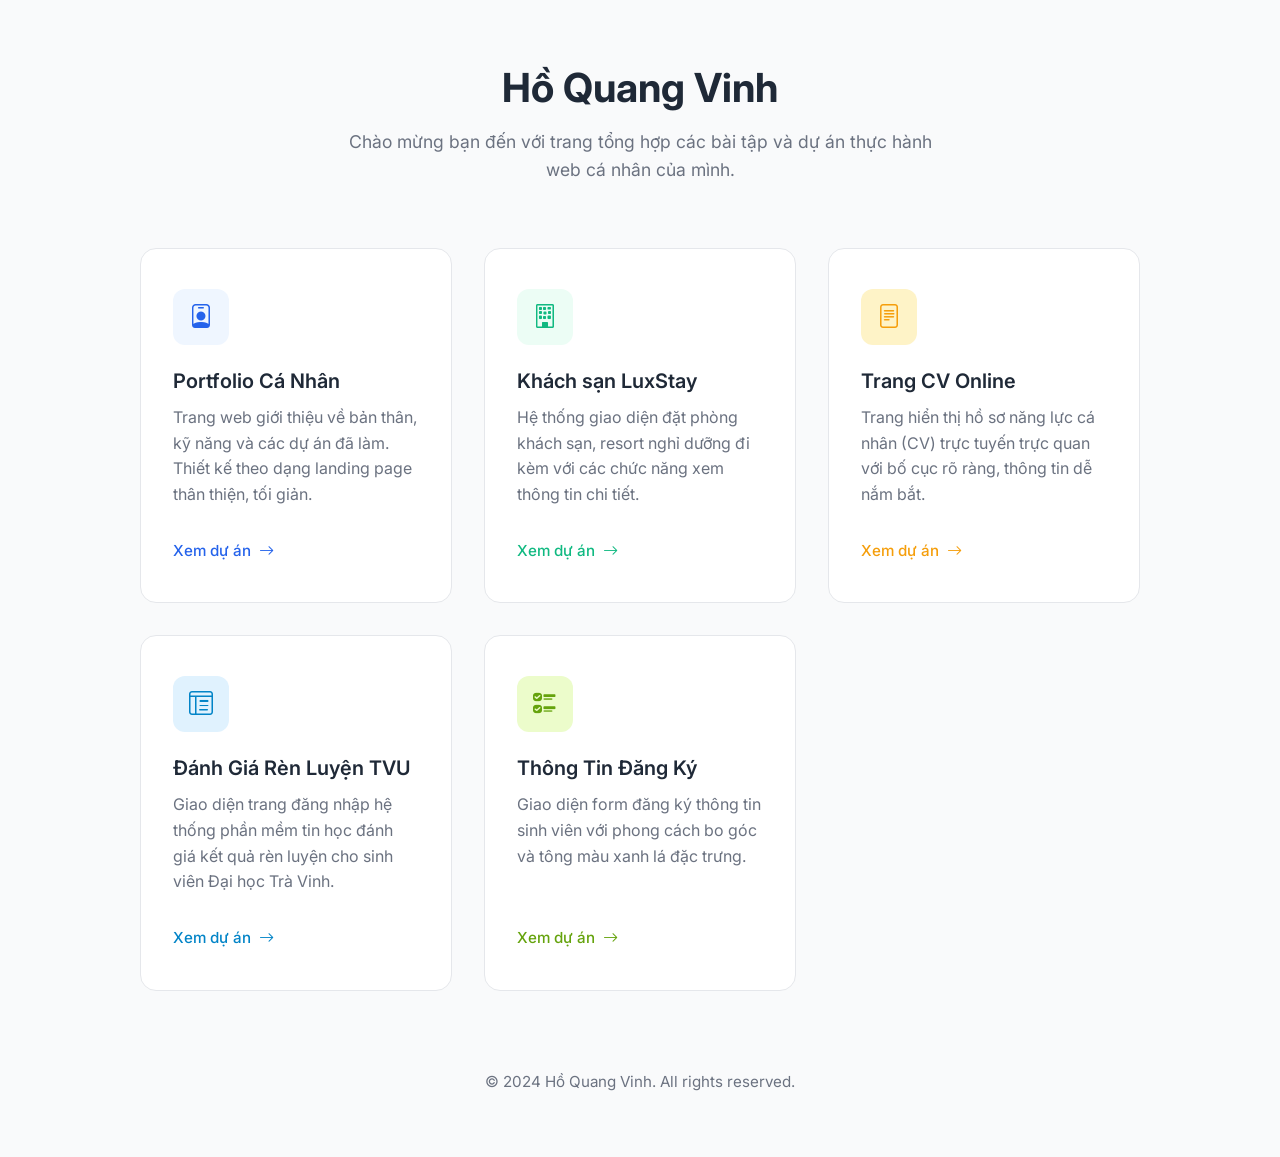
<file: index.html>
<!DOCTYPE html>
<html lang="vi">
<head>
    <meta charset="UTF-8">
    <meta name="viewport" content="width=device-width, initial-scale=1.0">
    <title>Hồ Quang Vinh | Personal Portal</title>
    <link href="https://cdn.jsdelivr.net/npm/bootstrap@5.3.0/dist/css/bootstrap.min.css" rel="stylesheet">
    <link href="https://cdn.jsdelivr.net/npm/bootstrap-icons@1.11.0/font/bootstrap-icons.css" rel="stylesheet">
    <link href="https://fonts.googleapis.com/css2?family=Inter:wght@400;500;600;700&display=swap" rel="stylesheet">
    <style>
        :root {
            --primary: #2563EB;
            --text-main: #1F2937;
            --text-muted: #6B7280;
            --bg-color: #F9FAFB;
            --card-bg: #FFFFFF;
        }

        body {
            background-color: var(--bg-color);
            color: var(--text-main);
            font-family: 'Inter', sans-serif;
            min-height: 100vh;
            display: flex;
            flex-direction: column;
            align-items: center;
            padding: 4rem 1rem;
        }

        .container-custom {
            max-width: 1000px;
            width: 100%;
        }

        .header {
            text-align: center;
            margin-bottom: 4rem;
        }

        .header h1 {
            font-weight: 700;
            font-size: 2.5rem;
            color: var(--text-main);
            margin-bottom: 1rem;
        }

        .header p {
            color: var(--text-muted);
            font-size: 1.1rem;
            max-width: 600px;
            margin: 0 auto;
            line-height: 1.6;
        }

        .grid {
            display: grid;
            grid-template-columns: repeat(auto-fit, minmax(300px, 1fr));
            gap: 2rem;
        }

        .card-project {
            background-color: var(--card-bg);
            border-radius: 16px;
            padding: 2.5rem 2rem;
            text-decoration: none;
            color: var(--text-main);
            border: 1px solid #E5E7EB;
            transition: transform 0.2s ease, box-shadow 0.2s ease;
            display: flex;
            flex-direction: column;
            height: 100%;
        }

        .card-project:hover {
            transform: translateY(-5px);
            box-shadow: 0 12px 25px -5px rgba(0, 0, 0, 0.05);
            border-color: #D1D5DB;
        }

        .icon-box {
            width: 56px;
            height: 56px;
            border-radius: 12px;
            display: flex;
            align-items: center;
            justify-content: center;
            font-size: 1.5rem;
            margin-bottom: 1.5rem;
            background-color: #EFF6FF;
            color: var(--primary);
        }

        .card-project h3 {
            font-weight: 600;
            font-size: 1.25rem;
            margin-bottom: 0.75rem;
        }

        .card-project p {
            color: var(--text-muted);
            font-size: 1rem;
            line-height: 1.6;
            margin-bottom: 2rem;
            flex-grow: 1;
        }

        .card-link {
            font-weight: 500;
            font-size: 0.95rem;
            color: var(--primary);
            display: inline-flex;
            align-items: center;
            gap: 0.5rem;
        }

        .footer {
            margin-top: 5rem;
            text-align: center;
            color: var(--text-muted);
            font-size: 0.95rem;
        }
        
        .footer a {
            color: var(--text-muted);
            text-decoration: none;
        }

        @media (max-width: 768px) {
            .header h1 {
                font-size: 2rem;
            }
            .card-project {
                padding: 1.5rem;
            }
        }
    </style>
</head>
<body>
    <div class="container-custom">
        <header class="header">
            <h1>Hồ Quang Vinh</h1>
            <p>Chào mừng bạn đến với trang tổng hợp các bài tập và dự án thực hành web cá nhân của mình.</p>
        </header>

        <div class="grid">
            <!-- Project 1 -->
            <a href="web_gtbt/index.html" class="card-project">
                <div class="icon-box"><i class="bi bi-person-badge"></i></div>
                <h3>Portfolio Cá Nhân</h3>
                <p>Trang web giới thiệu về bản thân, kỹ năng và các dự án đã làm. Thiết kế theo dạng landing page thân thiện, tối giản.</p>
                <div class="card-link">Xem dự án <i class="bi bi-arrow-right"></i></div>
            </a>

            <!-- Project 2 -->
            <a href="Webme/web.html" class="card-project">
                <div class="icon-box" style="background-color: #ECFDF5; color: #10B981;"><i class="bi bi-building"></i></div>
                <h3>Khách sạn LuxStay</h3>
                <p>Hệ thống giao diện đặt phòng khách sạn, resort nghỉ dưỡng đi kèm với các chức năng xem thông tin chi tiết.</p>
                <div class="card-link" style="color: #10B981;">Xem dự án <i class="bi bi-arrow-right"></i></div>
            </a>

            <!-- Project 3 -->
            <a href="Webme/me.html" class="card-project">
                <div class="icon-box" style="background-color: #FEF3C7; color: #F59E0B;"><i class="bi bi-file-text"></i></div>
                <h3>Trang CV Online</h3>
                <p>Trang hiển thị hồ sơ năng lực cá nhân (CV) trực tuyến trực quan với bố cục rõ ràng, thông tin dễ nắm bắt.</p>
                <div class="card-link" style="color: #F59E0B;">Xem dự án <i class="bi bi-arrow-right"></i></div>
            </a>

            <!-- Project 4 -->
            <a href="Webme/tvu_login.html" class="card-project">
                <div class="icon-box" style="background-color: #E0F2FE; color: #0284C7;"><i class="bi bi-layout-text-window-reverse"></i></div>
                <h3>Đánh Giá Rèn Luyện TVU</h3>
                <p>Giao diện trang đăng nhập hệ thống phần mềm tin học đánh giá kết quả rèn luyện cho sinh viên Đại học Trà Vinh.</p>
                <div class="card-link" style="color: #0284C7;">Xem dự án <i class="bi bi-arrow-right"></i></div>
            </a>

            <!-- Project 5 -->
            <a href="Webme/register.html" class="card-project">
                <div class="icon-box" style="background-color: #ECFCCB; color: #65A30D;"><i class="bi bi-ui-checks"></i></div>
                <h3>Thông Tin Đăng Ký</h3>
                <p>Giao diện form đăng ký thông tin sinh viên với phong cách bo góc và tông màu xanh lá đặc trưng.</p>
                <div class="card-link" style="color: #65A30D;">Xem dự án <i class="bi bi-arrow-right"></i></div>
            </a>
        </div>

        <footer class="footer">
            &copy; 2024 Hồ Quang Vinh. All rights reserved.
        </footer>
    </div>
</body>
</html>
</file>
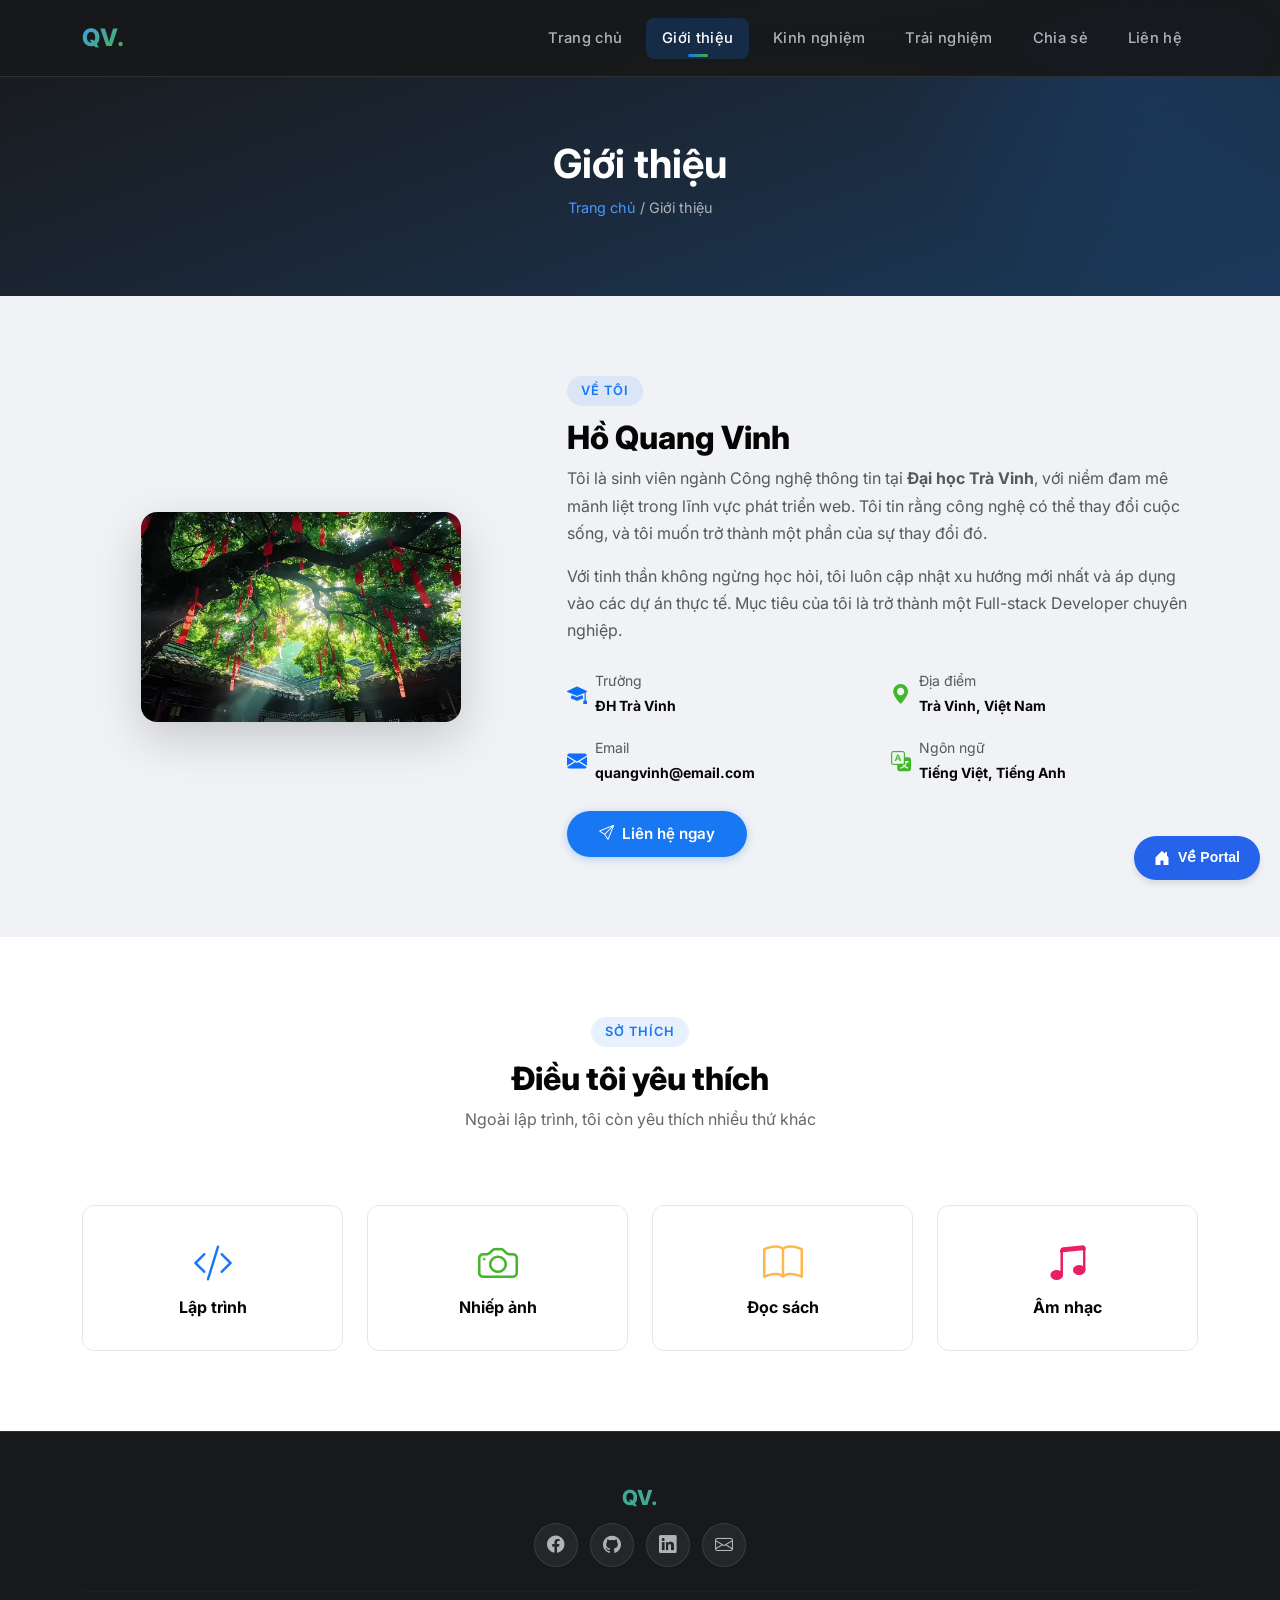
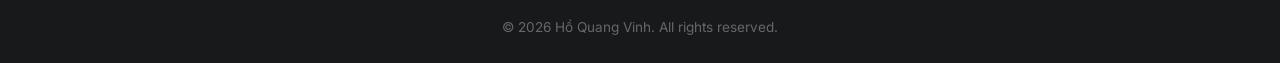
<file: web_gtbt/Gioithieu.html>
<!DOCTYPE html>
<html lang="vi">
<head>
    <meta charset="UTF-8">
    <meta name="viewport" content="width=device-width, initial-scale=1.0">
    <title>Hồ Quang Vinh | Giới thiệu</title>
    <meta name="description" content="Giới thiệu về Hồ Quang Vinh - Sinh viên CNTT Đại học Trà Vinh, Web Developer.">
    <link href="https://cdn.jsdelivr.net/npm/bootstrap@5.3.0/dist/css/bootstrap.min.css" rel="stylesheet">
    <link href="https://cdn.jsdelivr.net/npm/bootstrap-icons@1.11.0/font/bootstrap-icons.css" rel="stylesheet">
    <link href="style.css" rel="stylesheet">
</head>
<body>

<!-- Navbar -->
<nav class="navbar navbar-expand-lg navbar-dark fixed-top navbar-portfolio" id="mainNav">
    <div class="container">
        <a class="navbar-brand" href="index.html">QV.</a>
        <button class="navbar-toggler border-0" data-bs-toggle="collapse" data-bs-target="#navMenu">
            <span class="navbar-toggler-icon"></span>
        </button>
        <div class="collapse navbar-collapse" id="navMenu">
            <ul class="navbar-nav ms-auto">
                <li class="nav-item"><a class="nav-link" href="index.html">Trang chủ</a></li>
                <li class="nav-item"><a class="nav-link active" href="Gioithieu.html">Giới thiệu</a></li>
                <li class="nav-item"><a class="nav-link" href="Kinhnghiem.html">Kinh nghiệm</a></li>
                <li class="nav-item"><a class="nav-link" href="Trainghiem.html">Trải nghiệm</a></li>
                <li class="nav-item"><a class="nav-link" href="Chiase.html">Chia sẻ</a></li>
                <li class="nav-item"><a class="nav-link" href="Lienhe.html">Liên hệ</a></li>
            </ul>
        </div>
    </div>
</nav>

<!-- Page Header -->
<header class="page-header text-center">
    <div class="container position-relative" style="z-index:2">
        <h1 class="fw-bold">Giới thiệu</h1>
        <p class="breadcrumb-text"><a href="index.html">Trang chủ</a> / Giới thiệu</p>
    </div>
</header>

<!-- About Content -->
<section class="section">
    <div class="container">
        <div class="row align-items-center g-5">
            <div class="col-lg-5 text-center fade-up">
                <img src="image/158.WEBP" alt="Hồ Quang Vinh" class="rounded-4 shadow-lg" style="max-width:320px; width:100%; object-fit:cover;">
            </div>
            <div class="col-lg-7 fade-up">
                <span class="section-badge">Về tôi</span>
                <h2 class="section-title">Hồ Quang Vinh</h2>
                <p class="text-muted mb-3">
                    Tôi là sinh viên ngành Công nghệ thông tin tại <strong>Đại học Trà Vinh</strong>, với niềm đam mê mãnh liệt trong lĩnh vực phát triển web. Tôi tin rằng công nghệ có thể thay đổi cuộc sống, và tôi muốn trở thành một phần của sự thay đổi đó.
                </p>
                <p class="text-muted mb-4">
                    Với tinh thần không ngừng học hỏi, tôi luôn cập nhật xu hướng mới nhất và áp dụng vào các dự án thực tế. Mục tiêu của tôi là trở thành một Full-stack Developer chuyên nghiệp.
                </p>
                <div class="row g-3 mb-4">
                    <div class="col-sm-6">
                        <div class="d-flex align-items-center gap-2">
                            <i class="bi bi-mortarboard-fill text-primary fs-5"></i>
                            <div><small class="text-muted d-block">Trường</small><strong class="small">ĐH Trà Vinh</strong></div>
                        </div>
                    </div>
                    <div class="col-sm-6">
                        <div class="d-flex align-items-center gap-2">
                            <i class="bi bi-geo-alt-fill fs-5" style="color:var(--accent)"></i>
                            <div><small class="text-muted d-block">Địa điểm</small><strong class="small">Trà Vinh, Việt Nam</strong></div>
                        </div>
                    </div>
                    <div class="col-sm-6">
                        <div class="d-flex align-items-center gap-2">
                            <i class="bi bi-envelope-fill text-primary fs-5"></i>
                            <div><small class="text-muted d-block">Email</small><strong class="small">quangvinh@email.com</strong></div>
                        </div>
                    </div>
                    <div class="col-sm-6">
                        <div class="d-flex align-items-center gap-2">
                            <i class="bi bi-translate fs-5" style="color:var(--accent)"></i>
                            <div><small class="text-muted d-block">Ngôn ngữ</small><strong class="small">Tiếng Việt, Tiếng Anh</strong></div>
                        </div>
                    </div>
                </div>
                <a href="Lienhe.html" class="btn btn-primary-custom">
                    <i class="bi bi-send me-2"></i>Liên hệ ngay
                </a>
            </div>
        </div>
    </div>
</section>

<!-- Interests -->
<section class="section" style="background: var(--bg-section-alt);">
    <div class="container">
        <div class="text-center fade-up">
            <span class="section-badge">Sở thích</span>
            <h2 class="section-title">Điều tôi yêu thích</h2>
            <p class="section-subtitle">Ngoài lập trình, tôi còn yêu thích nhiều thứ khác</p>
        </div>
        <div class="row g-4 mt-2">
            <div class="col-md-3 col-6 fade-up">
                <div class="card-modern text-center py-4">
                    <i class="bi bi-code-slash fs-1 mb-3" style="color:var(--primary)"></i>
                    <h6 class="fw-bold">Lập trình</h6>
                </div>
            </div>
            <div class="col-md-3 col-6 fade-up">
                <div class="card-modern text-center py-4">
                    <i class="bi bi-camera fs-1 mb-3" style="color:var(--accent)"></i>
                    <h6 class="fw-bold">Nhiếp ảnh</h6>
                </div>
            </div>
            <div class="col-md-3 col-6 fade-up">
                <div class="card-modern text-center py-4">
                    <i class="bi bi-book fs-1 mb-3" style="color:#FFB74D"></i>
                    <h6 class="fw-bold">Đọc sách</h6>
                </div>
            </div>
            <div class="col-md-3 col-6 fade-up">
                <div class="card-modern text-center py-4">
                    <i class="bi bi-music-note-beamed fs-1 mb-3" style="color:#E91E63"></i>
                    <h6 class="fw-bold">Âm nhạc</h6>
                </div>
            </div>
        </div>
    </div>
</section>

<!-- Footer -->
<footer class="footer-portfolio">
    <div class="container text-center">
        <div class="footer-brand">QV.</div>
        <div class="social-links mb-3">
            <a href="#"><i class="bi bi-facebook"></i></a>
            <a href="#"><i class="bi bi-github"></i></a>
            <a href="#"><i class="bi bi-linkedin"></i></a>
            <a href="#"><i class="bi bi-envelope"></i></a>
        </div>
        <hr class="footer-divider">
        <p class="footer-text mb-0">© 2026 Hồ Quang Vinh. All rights reserved.</p>
    </div>
</footer>

<script src="https://cdn.jsdelivr.net/npm/bootstrap@5.3.0/dist/js/bootstrap.bundle.min.js"></script>
<script>
window.addEventListener('scroll', () => {
    document.getElementById('mainNav').classList.toggle('scrolled', window.scrollY > 50);
});
const observer = new IntersectionObserver((entries) => {
    entries.forEach(e => { if (e.isIntersecting) e.target.classList.add('visible'); });
}, { threshold: 0.15 });
document.querySelectorAll('.fade-up').forEach(el => observer.observe(el));
</script>

<!-- Nut Quay Lai Trang Chu -->
<a href='../index.html' style='position: fixed; bottom: 20px; right: 20px; background-color: #2563EB; color: white; padding: 10px 20px; border-radius: 50px; text-decoration: none; font-family: sans-serif; font-size: 14px; font-weight: bold; box-shadow: 0 4px 6px rgba(0,0,0,0.1); z-index: 9999; display: flex; align-items: center; gap: 8px;'>
<svg xmlns='http://www.w3.org/2000/svg' width='16' height='16' fill='currentColor' viewBox='0 0 16 16'><path d='M6.5 14.5v-3.505c0-.245.25-.495.5-.495h2c.25 0 .5.25.5.5v3.5a.5.5 0 0 0 .5.5h4a.5.5 0 0 0 .5-.5v-7a.5.5 0 0 0-.146-.354L13 5.793V2.5a.5.5 0 0 0-.5-.5h-1a.5.5 0 0 0-.5.5v1.293L8.354 1.146a.5.5 0 0 0-.708 0l-6 6A.5.5 0 0 0 1.5 7.5v7a.5.5 0 0 0 .5.5h4a.5.5 0 0 0 .5-.5Z'/></svg> Về Portal
</a>
</body>

</html>
</file>
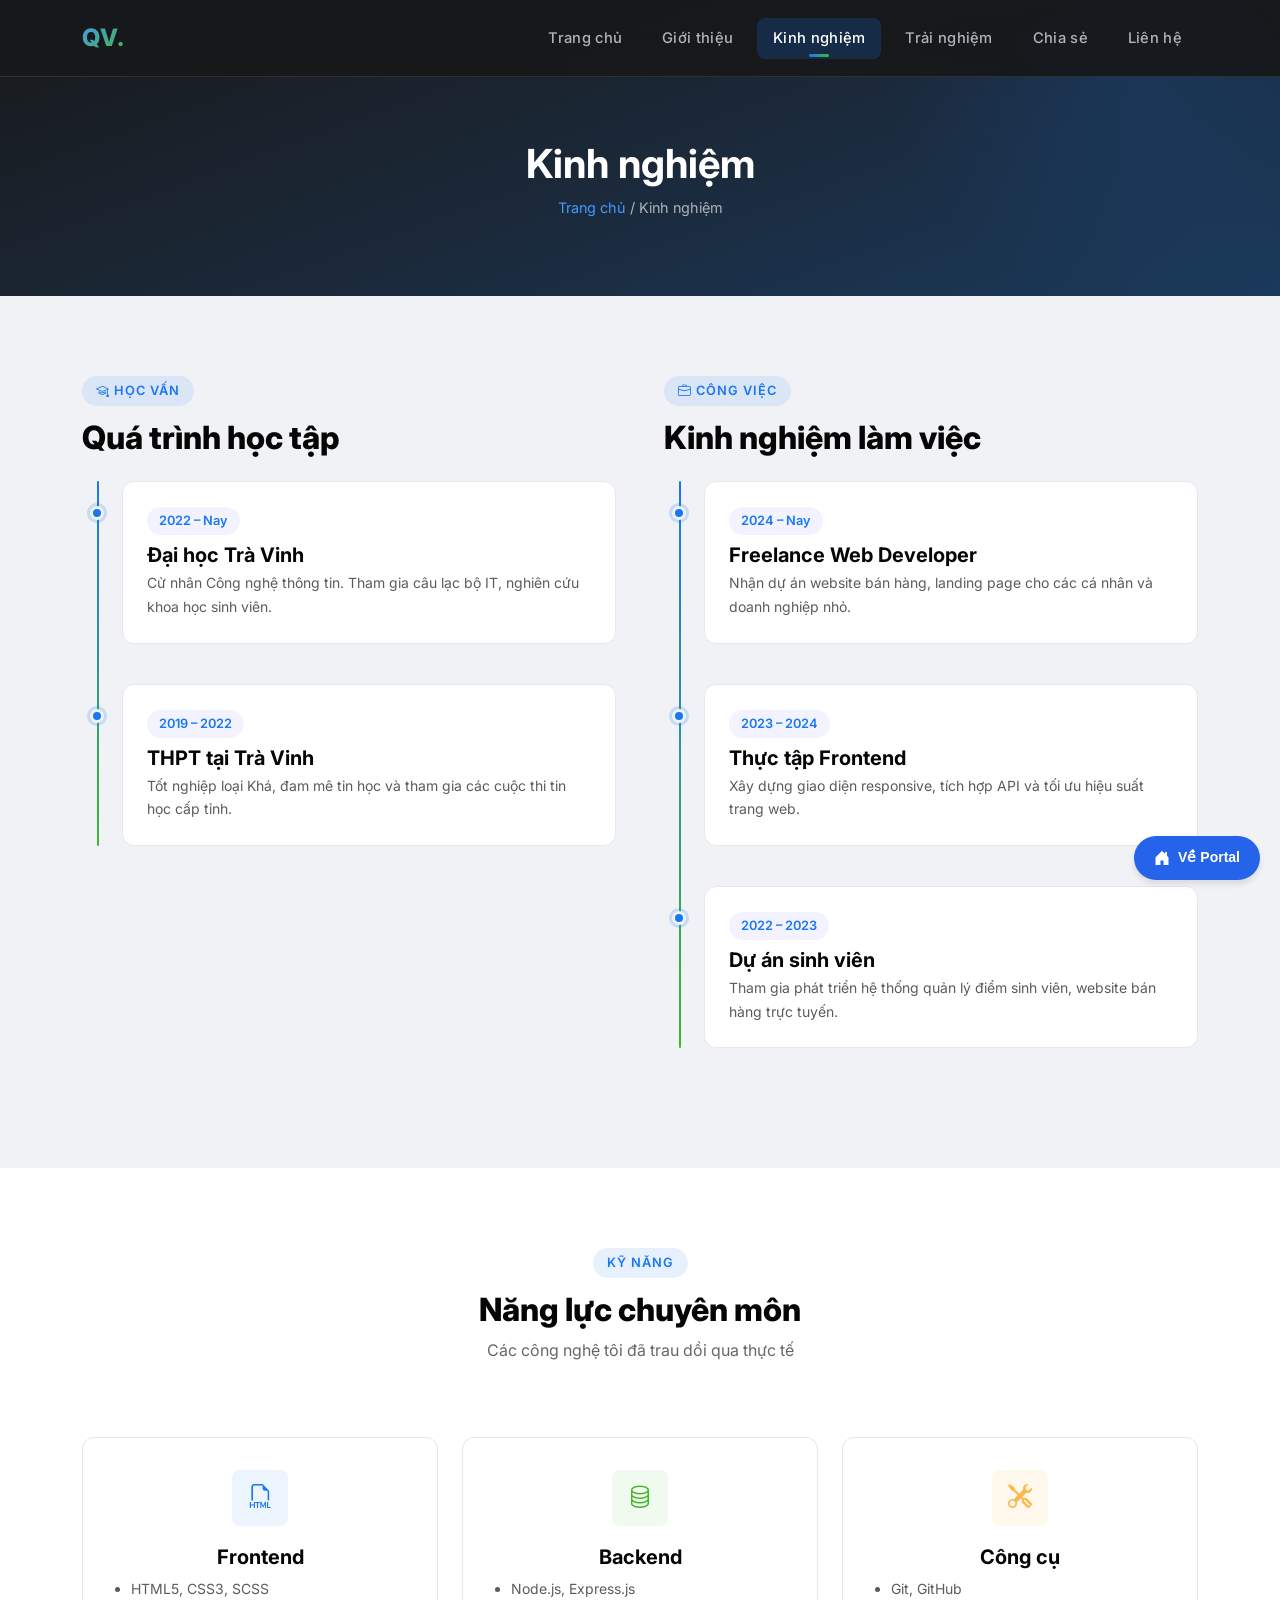
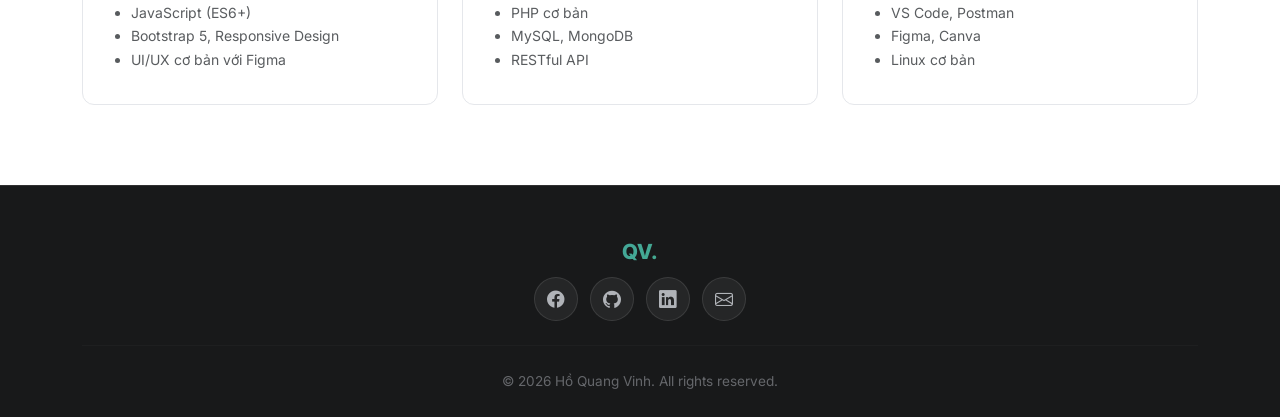
<file: web_gtbt/Kinhnghiem.html>
<!DOCTYPE html>
<html lang="vi">
<head>
    <meta charset="UTF-8">
    <meta name="viewport" content="width=device-width, initial-scale=1.0">
    <title>Hồ Quang Vinh | Kinh nghiệm</title>
    <meta name="description" content="Kinh nghiệm làm việc và học tập của Hồ Quang Vinh.">
    <link href="https://cdn.jsdelivr.net/npm/bootstrap@5.3.0/dist/css/bootstrap.min.css" rel="stylesheet">
    <link href="https://cdn.jsdelivr.net/npm/bootstrap-icons@1.11.0/font/bootstrap-icons.css" rel="stylesheet">
    <link href="style.css" rel="stylesheet">
</head>
<body>

<!-- Navbar -->
<nav class="navbar navbar-expand-lg navbar-dark fixed-top navbar-portfolio" id="mainNav">
    <div class="container">
        <a class="navbar-brand" href="index.html">QV.</a>
        <button class="navbar-toggler border-0" data-bs-toggle="collapse" data-bs-target="#navMenu">
            <span class="navbar-toggler-icon"></span>
        </button>
        <div class="collapse navbar-collapse" id="navMenu">
            <ul class="navbar-nav ms-auto">
                <li class="nav-item"><a class="nav-link" href="index.html">Trang chủ</a></li>
                <li class="nav-item"><a class="nav-link" href="Gioithieu.html">Giới thiệu</a></li>
                <li class="nav-item"><a class="nav-link active" href="Kinhnghiem.html">Kinh nghiệm</a></li>
                <li class="nav-item"><a class="nav-link" href="Trainghiem.html">Trải nghiệm</a></li>
                <li class="nav-item"><a class="nav-link" href="Chiase.html">Chia sẻ</a></li>
                <li class="nav-item"><a class="nav-link" href="Lienhe.html">Liên hệ</a></li>
            </ul>
        </div>
    </div>
</nav>

<!-- Page Header -->
<header class="page-header text-center">
    <div class="container position-relative" style="z-index:2">
        <h1 class="fw-bold">Kinh nghiệm</h1>
        <p class="breadcrumb-text"><a href="index.html">Trang chủ</a> / Kinh nghiệm</p>
    </div>
</header>

<!-- Timeline -->
<section class="section">
    <div class="container">
        <div class="row g-5">
            <!-- Education -->
            <div class="col-lg-6 fade-up">
                <span class="section-badge"><i class="bi bi-mortarboard me-1"></i>Học vấn</span>
                <h3 class="section-title mb-4">Quá trình học tập</h3>
                <div class="timeline">
                    <div class="timeline-item">
                        <span class="timeline-date">2022 – Nay</span>
                        <h5 class="fw-bold mb-1">Đại học Trà Vinh</h5>
                        <p class="text-muted small mb-0">Cử nhân Công nghệ thông tin. Tham gia câu lạc bộ IT, nghiên cứu khoa học sinh viên.</p>
                    </div>
                    <div class="timeline-item">
                        <span class="timeline-date">2019 – 2022</span>
                        <h5 class="fw-bold mb-1">THPT tại Trà Vinh</h5>
                        <p class="text-muted small mb-0">Tốt nghiệp loại Khá, đam mê tin học và tham gia các cuộc thi tin học cấp tỉnh.</p>
                    </div>
                </div>
            </div>
            <!-- Work Experience -->
            <div class="col-lg-6 fade-up">
                <span class="section-badge"><i class="bi bi-briefcase me-1"></i>Công việc</span>
                <h3 class="section-title mb-4">Kinh nghiệm làm việc</h3>
                <div class="timeline">
                    <div class="timeline-item">
                        <span class="timeline-date">2024 – Nay</span>
                        <h5 class="fw-bold mb-1">Freelance Web Developer</h5>
                        <p class="text-muted small mb-0">Nhận dự án website bán hàng, landing page cho các cá nhân và doanh nghiệp nhỏ.</p>
                    </div>
                    <div class="timeline-item">
                        <span class="timeline-date">2023 – 2024</span>
                        <h5 class="fw-bold mb-1">Thực tập Frontend</h5>
                        <p class="text-muted small mb-0">Xây dựng giao diện responsive, tích hợp API và tối ưu hiệu suất trang web.</p>
                    </div>
                    <div class="timeline-item">
                        <span class="timeline-date">2022 – 2023</span>
                        <h5 class="fw-bold mb-1">Dự án sinh viên</h5>
                        <p class="text-muted small mb-0">Tham gia phát triển hệ thống quản lý điểm sinh viên, website bán hàng trực tuyến.</p>
                    </div>
                </div>
            </div>
        </div>
    </div>
</section>

<!-- Skills Detail -->
<section class="section" style="background: var(--bg-section-alt);">
    <div class="container">
        <div class="text-center fade-up">
            <span class="section-badge">Kỹ năng</span>
            <h2 class="section-title">Năng lực chuyên môn</h2>
            <p class="section-subtitle">Các công nghệ tôi đã trau dồi qua thực tế</p>
        </div>
        <div class="row g-4 mt-2">
            <div class="col-lg-4 fade-up">
                <div class="card-modern">
                    <div class="card-icon mx-auto"><i class="bi bi-filetype-html"></i></div>
                    <h5 class="fw-bold text-center">Frontend</h5>
                    <ul class="text-muted small ps-3 mb-0">
                        <li>HTML5, CSS3, SCSS</li>
                        <li>JavaScript (ES6+)</li>
                        <li>Bootstrap 5, Responsive Design</li>
                        <li>UI/UX cơ bản với Figma</li>
                    </ul>
                </div>
            </div>
            <div class="col-lg-4 fade-up">
                <div class="card-modern">
                    <div class="card-icon accent mx-auto"><i class="bi bi-database"></i></div>
                    <h5 class="fw-bold text-center">Backend</h5>
                    <ul class="text-muted small ps-3 mb-0">
                        <li>Node.js, Express.js</li>
                        <li>PHP cơ bản</li>
                        <li>MySQL, MongoDB</li>
                        <li>RESTful API</li>
                    </ul>
                </div>
            </div>
            <div class="col-lg-4 fade-up">
                <div class="card-modern">
                    <div class="card-icon warning mx-auto"><i class="bi bi-tools"></i></div>
                    <h5 class="fw-bold text-center">Công cụ</h5>
                    <ul class="text-muted small ps-3 mb-0">
                        <li>Git, GitHub</li>
                        <li>VS Code, Postman</li>
                        <li>Figma, Canva</li>
                        <li>Linux cơ bản</li>
                    </ul>
                </div>
            </div>
        </div>
    </div>
</section>

<!-- Footer -->
<footer class="footer-portfolio">
    <div class="container text-center">
        <div class="footer-brand">QV.</div>
        <div class="social-links mb-3">
            <a href="#"><i class="bi bi-facebook"></i></a>
            <a href="#"><i class="bi bi-github"></i></a>
            <a href="#"><i class="bi bi-linkedin"></i></a>
            <a href="#"><i class="bi bi-envelope"></i></a>
        </div>
        <hr class="footer-divider">
        <p class="footer-text mb-0">© 2026 Hồ Quang Vinh. All rights reserved.</p>
    </div>
</footer>

<script src="https://cdn.jsdelivr.net/npm/bootstrap@5.3.0/dist/js/bootstrap.bundle.min.js"></script>
<script>
window.addEventListener('scroll', () => {
    document.getElementById('mainNav').classList.toggle('scrolled', window.scrollY > 50);
});
const observer = new IntersectionObserver((entries) => {
    entries.forEach(e => { if (e.isIntersecting) e.target.classList.add('visible'); });
}, { threshold: 0.15 });
document.querySelectorAll('.fade-up').forEach(el => observer.observe(el));
</script>

<!-- Nut Quay Lai Trang Chu -->
<a href='../index.html' style='position: fixed; bottom: 20px; right: 20px; background-color: #2563EB; color: white; padding: 10px 20px; border-radius: 50px; text-decoration: none; font-family: sans-serif; font-size: 14px; font-weight: bold; box-shadow: 0 4px 6px rgba(0,0,0,0.1); z-index: 9999; display: flex; align-items: center; gap: 8px;'>
<svg xmlns='http://www.w3.org/2000/svg' width='16' height='16' fill='currentColor' viewBox='0 0 16 16'><path d='M6.5 14.5v-3.505c0-.245.25-.495.5-.495h2c.25 0 .5.25.5.5v3.5a.5.5 0 0 0 .5.5h4a.5.5 0 0 0 .5-.5v-7a.5.5 0 0 0-.146-.354L13 5.793V2.5a.5.5 0 0 0-.5-.5h-1a.5.5 0 0 0-.5.5v1.293L8.354 1.146a.5.5 0 0 0-.708 0l-6 6A.5.5 0 0 0 1.5 7.5v7a.5.5 0 0 0 .5.5h4a.5.5 0 0 0 .5-.5Z'/></svg> Về Portal
</a>
</body>

</html>
</file>
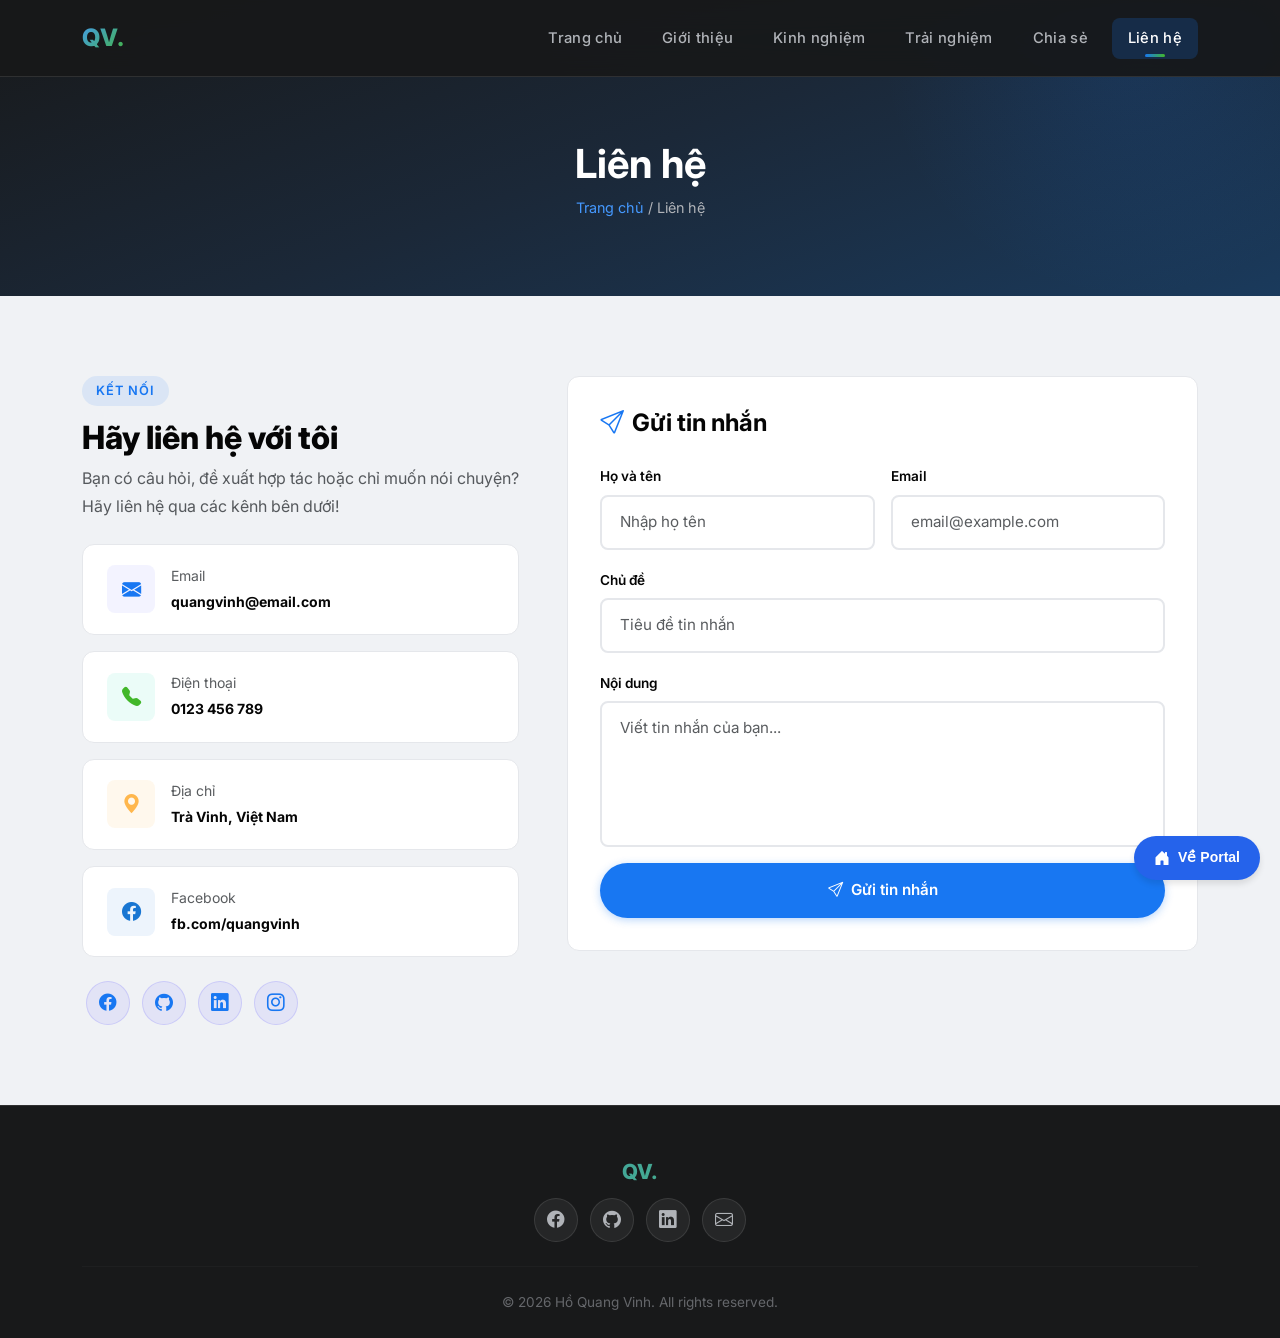
<file: web_gtbt/Lienhe.html>
<!DOCTYPE html>
<html lang="vi">
<head>
    <meta charset="UTF-8">
    <meta name="viewport" content="width=device-width, initial-scale=1.0">
    <title>Hồ Quang Vinh | Liên hệ</title>
    <link href="https://cdn.jsdelivr.net/npm/bootstrap@5.3.0/dist/css/bootstrap.min.css" rel="stylesheet">
    <link href="https://cdn.jsdelivr.net/npm/bootstrap-icons@1.11.0/font/bootstrap-icons.css" rel="stylesheet">
    <link href="style.css" rel="stylesheet">
</head>
<body>
<nav class="navbar navbar-expand-lg navbar-dark fixed-top navbar-portfolio" id="mainNav">
    <div class="container">
        <a class="navbar-brand" href="index.html">QV.</a>
        <button class="navbar-toggler border-0" data-bs-toggle="collapse" data-bs-target="#navMenu"><span class="navbar-toggler-icon"></span></button>
        <div class="collapse navbar-collapse" id="navMenu">
            <ul class="navbar-nav ms-auto">
                <li class="nav-item"><a class="nav-link" href="index.html">Trang chủ</a></li>
                <li class="nav-item"><a class="nav-link" href="Gioithieu.html">Giới thiệu</a></li>
                <li class="nav-item"><a class="nav-link" href="Kinhnghiem.html">Kinh nghiệm</a></li>
                <li class="nav-item"><a class="nav-link" href="Trainghiem.html">Trải nghiệm</a></li>
                <li class="nav-item"><a class="nav-link" href="Chiase.html">Chia sẻ</a></li>
                <li class="nav-item"><a class="nav-link active" href="Lienhe.html">Liên hệ</a></li>
            </ul>
        </div>
    </div>
</nav>
<header class="page-header text-center">
    <div class="container position-relative" style="z-index:2">
        <h1 class="fw-bold">Liên hệ</h1>
        <p class="breadcrumb-text"><a href="index.html">Trang chủ</a> / Liên hệ</p>
    </div>
</header>

<section class="section">
    <div class="container">
        <div class="row g-5">
            <!-- Contact Info -->
            <div class="col-lg-5 fade-up">
                <span class="section-badge">Kết nối</span>
                <h2 class="section-title">Hãy liên hệ với tôi</h2>
                <p class="text-muted mb-4">Bạn có câu hỏi, đề xuất hợp tác hoặc chỉ muốn nói chuyện? Hãy liên hệ qua các kênh bên dưới!</p>

                <div class="contact-info-card">
                    <div class="icon-box"><i class="bi bi-envelope-fill"></i></div>
                    <div>
                        <small class="text-muted d-block">Email</small>
                        <strong class="small">quangvinh@email.com</strong>
                    </div>
                </div>
                <div class="contact-info-card">
                    <div class="icon-box" style="background:rgba(0,212,170,0.08);color:var(--accent)"><i class="bi bi-telephone-fill"></i></div>
                    <div>
                        <small class="text-muted d-block">Điện thoại</small>
                        <strong class="small">0123 456 789</strong>
                    </div>
                </div>
                <div class="contact-info-card">
                    <div class="icon-box" style="background:rgba(255,183,77,0.1);color:#FFB74D"><i class="bi bi-geo-alt-fill"></i></div>
                    <div>
                        <small class="text-muted d-block">Địa chỉ</small>
                        <strong class="small">Trà Vinh, Việt Nam</strong>
                    </div>
                </div>
                <div class="contact-info-card">
                    <div class="icon-box" style="background:rgba(25,118,210,0.08);color:#1976D2"><i class="bi bi-facebook"></i></div>
                    <div>
                        <small class="text-muted d-block">Facebook</small>
                        <strong class="small">fb.com/quangvinh</strong>
                    </div>
                </div>

                <div class="social-links mt-4">
                    <a href="#" style="background:rgba(108,99,255,0.1);border-color:rgba(108,99,255,0.2);color:var(--primary)"><i class="bi bi-facebook"></i></a>
                    <a href="#" style="background:rgba(108,99,255,0.1);border-color:rgba(108,99,255,0.2);color:var(--primary)"><i class="bi bi-github"></i></a>
                    <a href="#" style="background:rgba(108,99,255,0.1);border-color:rgba(108,99,255,0.2);color:var(--primary)"><i class="bi bi-linkedin"></i></a>
                    <a href="#" style="background:rgba(108,99,255,0.1);border-color:rgba(108,99,255,0.2);color:var(--primary)"><i class="bi bi-instagram"></i></a>
                </div>
            </div>
            <!-- Contact Form -->
            <div class="col-lg-7 fade-up">
                <div class="card-modern">
                    <h4 class="fw-bold mb-4"><i class="bi bi-send me-2" style="color:var(--primary)"></i>Gửi tin nhắn</h4>
                    <form class="form-modern" id="contactForm">
                        <div class="row g-3">
                            <div class="col-md-6">
                                <label class="form-label">Họ và tên</label>
                                <input type="text" class="form-control" placeholder="Nhập họ tên" required>
                            </div>
                            <div class="col-md-6">
                                <label class="form-label">Email</label>
                                <input type="email" class="form-control" placeholder="email@example.com" required>
                            </div>
                            <div class="col-12">
                                <label class="form-label">Chủ đề</label>
                                <input type="text" class="form-control" placeholder="Tiêu đề tin nhắn">
                            </div>
                            <div class="col-12">
                                <label class="form-label">Nội dung</label>
                                <textarea class="form-control" rows="5" placeholder="Viết tin nhắn của bạn..." required></textarea>
                            </div>
                            <div class="col-12">
                                <button type="submit" class="btn btn-primary-custom w-100 py-3">
                                    <i class="bi bi-send me-2"></i>Gửi tin nhắn
                                </button>
                            </div>
                        </div>
                    </form>
                </div>
            </div>
        </div>
    </div>
</section>

<footer class="footer-portfolio">
    <div class="container text-center">
        <div class="footer-brand">QV.</div>
        <div class="social-links mb-3">
            <a href="#"><i class="bi bi-facebook"></i></a>
            <a href="#"><i class="bi bi-github"></i></a>
            <a href="#"><i class="bi bi-linkedin"></i></a>
            <a href="#"><i class="bi bi-envelope"></i></a>
        </div>
        <hr class="footer-divider">
        <p class="footer-text mb-0">© 2026 Hồ Quang Vinh. All rights reserved.</p>
    </div>
</footer>
<script src="https://cdn.jsdelivr.net/npm/bootstrap@5.3.0/dist/js/bootstrap.bundle.min.js"></script>
<script>
window.addEventListener('scroll', () => { document.getElementById('mainNav').classList.toggle('scrolled', window.scrollY > 50); });
const observer = new IntersectionObserver((entries) => { entries.forEach(e => { if (e.isIntersecting) e.target.classList.add('visible'); }); }, { threshold: 0.15 });
document.querySelectorAll('.fade-up').forEach(el => observer.observe(el));

document.getElementById('contactForm').addEventListener('submit', function(e) {
    e.preventDefault();
    this.innerHTML = '<div class="text-center py-5"><i class="bi bi-check-circle-fill fs-1" style="color:var(--accent)"></i><h4 class="fw-bold mt-3">Gửi thành công!</h4><p class="text-muted">Cảm ơn bạn, tôi sẽ phản hồi sớm nhất.</p></div>';
});
</script>

<!-- Nut Quay Lai Trang Chu -->
<a href='../index.html' style='position: fixed; bottom: 20px; right: 20px; background-color: #2563EB; color: white; padding: 10px 20px; border-radius: 50px; text-decoration: none; font-family: sans-serif; font-size: 14px; font-weight: bold; box-shadow: 0 4px 6px rgba(0,0,0,0.1); z-index: 9999; display: flex; align-items: center; gap: 8px;'>
<svg xmlns='http://www.w3.org/2000/svg' width='16' height='16' fill='currentColor' viewBox='0 0 16 16'><path d='M6.5 14.5v-3.505c0-.245.25-.495.5-.495h2c.25 0 .5.25.5.5v3.5a.5.5 0 0 0 .5.5h4a.5.5 0 0 0 .5-.5v-7a.5.5 0 0 0-.146-.354L13 5.793V2.5a.5.5 0 0 0-.5-.5h-1a.5.5 0 0 0-.5.5v1.293L8.354 1.146a.5.5 0 0 0-.708 0l-6 6A.5.5 0 0 0 1.5 7.5v7a.5.5 0 0 0 .5.5h4a.5.5 0 0 0 .5-.5Z'/></svg> Về Portal
</a>
</body>

</html>
</file>
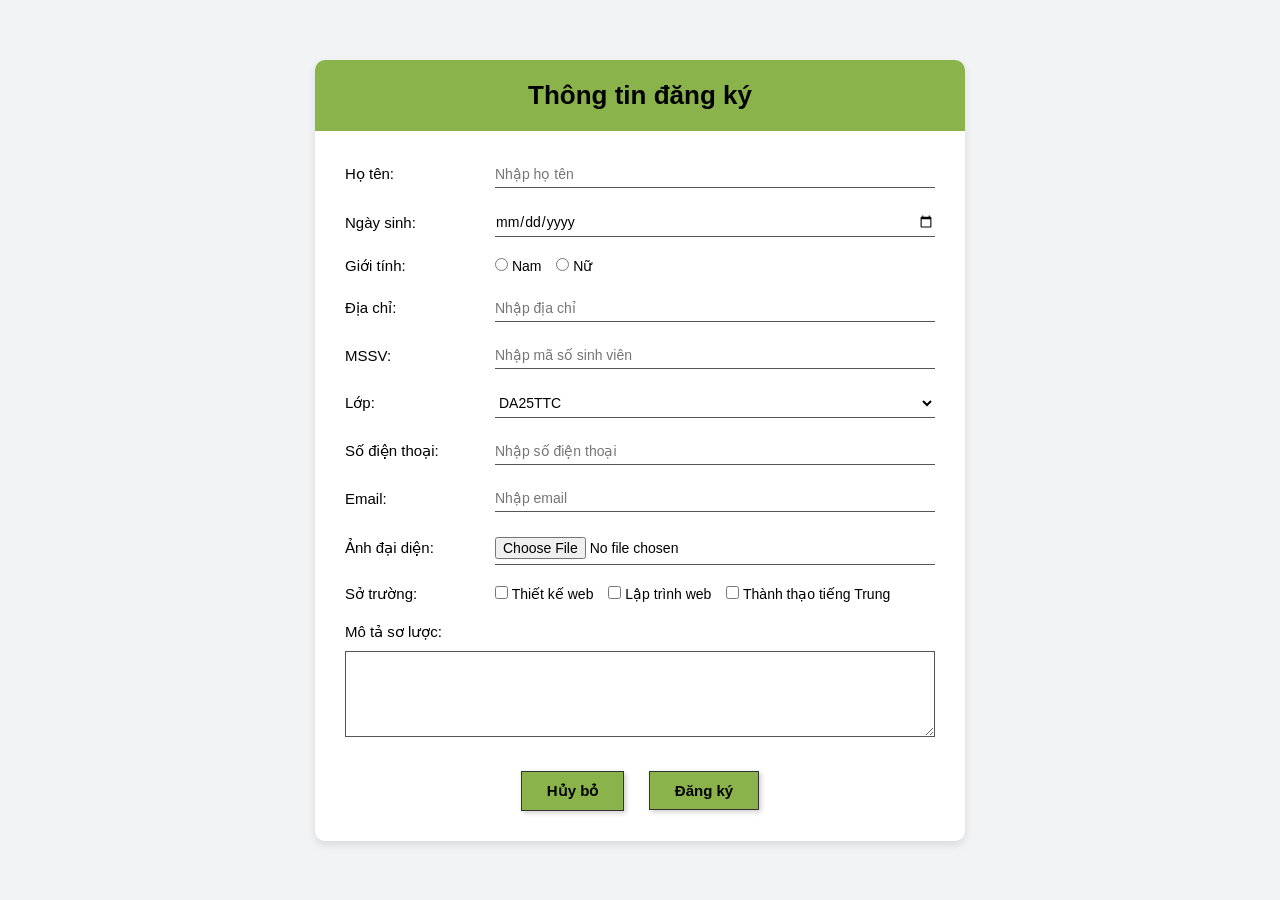
<file: Webme/dangky.html>
<!DOCTYPE html>
<html lang="vi">
<head>
    <meta charset="UTF-8">
    <meta name="viewport" content="width=device-width, initial-scale=1.0">
    <title>Thông tin đăng ký</title>
    <!-- Nhúng file CSS mới -->
    <link rel="stylesheet" href="style-dangky.css">
</head>
<body>

    <div class="register-card">
        <!-- Tiêu đề màu xanh -->
        <div class="card-header">
            <h2>Thông tin đăng ký</h2>
        </div>

        <!-- Khung chứa Form -->
        <div class="card-body">
            <form action="#">
                
                <div class="form-group">
                    <label>Họ tên:</label>
                    <input type="text" placeholder="Nhập họ tên">
                </div>

                <div class="form-group">
                    <label>Ngày sinh:</label>
                    <input type="date">
                </div>

                <div class="form-group">
                    <label>Giới tính:</label>
                    <div class="radio-group">
                        <label><input type="radio" name="gioitinh" value="nam"> Nam</label>
                        <label><input type="radio" name="gioitinh" value="nu"> Nữ</label>
                    </div>
                </div>

                <div class="form-group">
                    <label>Địa chỉ:</label>
                    <input type="text" placeholder="Nhập địa chỉ">
                </div>

                <div class="form-group">
                    <label>MSSV:</label>
                    <input type="text" placeholder="Nhập mã số sinh viên">
                </div>

                <div class="form-group">
                    <label>Lớp:</label>
                    <select>
                        <option value="DA25TTC">DA25TTC</option>
                        <option value="DA24TTC">DA24TTC</option>
                        <option value="DA23TTC">DA23TTC</option>
                    </select>
                </div>

                <div class="form-group">
                    <label>Số điện thoại:</label>
                    <input type="text" placeholder="Nhập số điện thoại">
                </div>

                <div class="form-group">
                    <label>Email:</label>
                    <input type="email" placeholder="Nhập email">
                </div>

                <div class="form-group">
                    <label>Ảnh đại diện:</label>
                    <input type="file" class="file-input">
                </div>

                <div class="form-group">
                    <label>Sở trường:</label>
                    <div class="checkbox-group">
                        <label><input type="checkbox"> Thiết kế web</label>
                        <label><input type="checkbox"> Lập trình web</label>
                        <label><input type="checkbox"> Thành thạo tiếng Trung</label>
                    </div>
                </div>

                <!-- Riêng Textarea cần cấu trúc hơi khác chút -->
                <div class="form-group-textarea">
                    <label>Mô tả sơ lược:</label>
                    <textarea rows="4"></textarea>
                </div>

                <!-- Nút nhấn -->
                <div class="button-group">
                    <button type="button" class="btn-cancel">Hủy bỏ</button>
                    <button type="submit" class="btn-submit">Đăng ký</button>
                </div>

            </form>
        </div>
    </div>

</body>
</html>
</file>
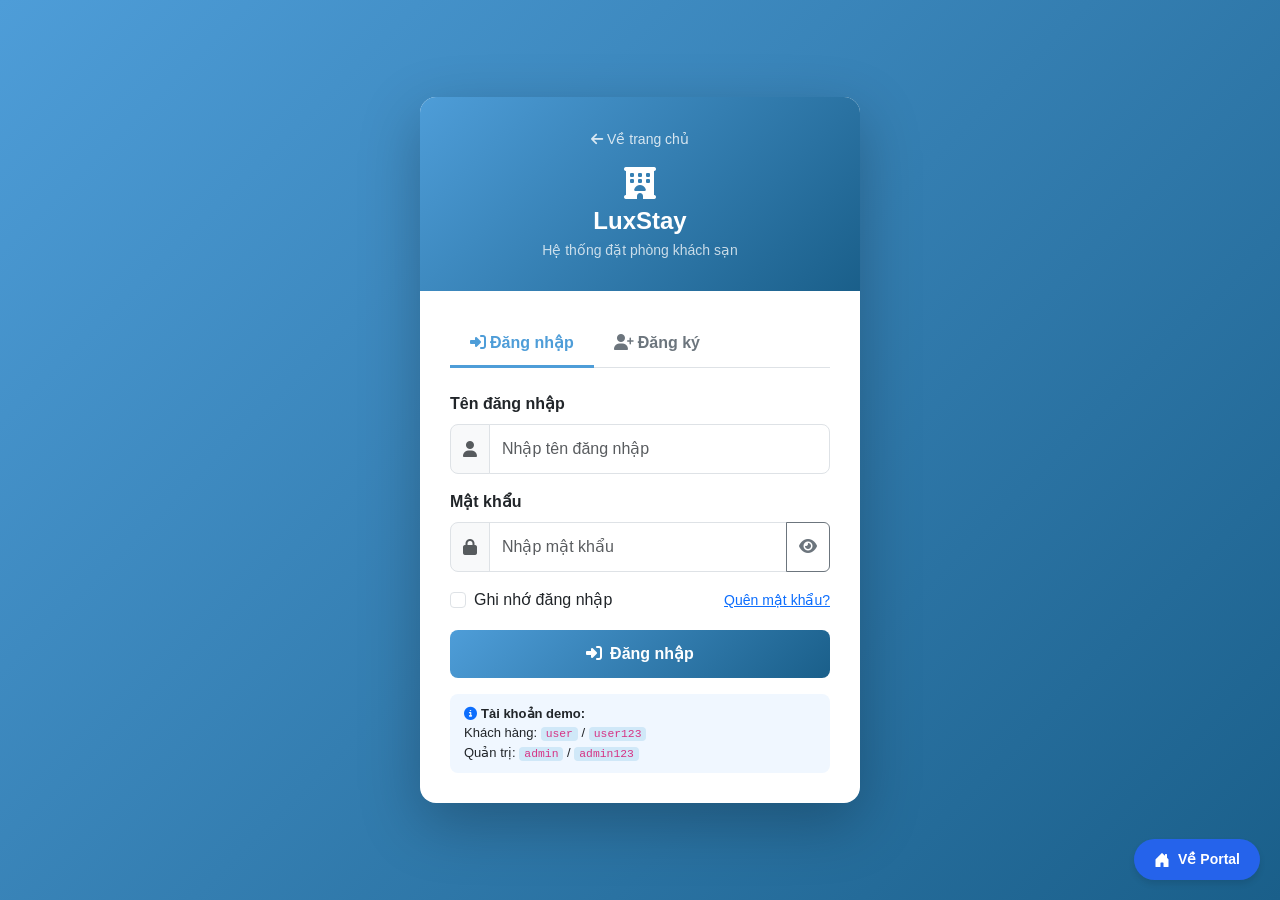
<file: Webme/dangnhap.html>
<!DOCTYPE html>
<html lang="vi">
<head>
  <meta charset="UTF-8" />
  <meta name="viewport" content="width=device-width, initial-scale=1.0" />
  <title>LuxStay - Đăng nhập / Đăng ký</title>
  <link href="https://cdn.jsdelivr.net/npm/bootstrap@5.3.2/dist/css/bootstrap.min.css" rel="stylesheet" />
  <link rel="stylesheet" href="https://cdn.jsdelivr.net/npm/@fortawesome/fontawesome-free@6.4.0/css/all.min.css">
  <style>
    body {
      background: linear-gradient(135deg, #4e9dd8 0%, #1a5f8a 100%);
      min-height: 100vh;
      display: flex;
      align-items: center;
      justify-content: center;
      font-family: 'Segoe UI', Tahoma, Geneva, Verdana, sans-serif;
    }
    .auth-card {
      width: 100%;
      max-width: 440px;
      border-radius: 16px;
      box-shadow: 0 20px 60px rgba(0,0,0,0.25);
      overflow: hidden;
    }
    .auth-header {
      background: linear-gradient(135deg, #4e9dd8, #1a5f8a);
      color: white;
      padding: 30px;
      text-align: center;
    }
    .auth-header h4 { font-weight: 700; margin-bottom: 4px; }
    .auth-body { padding: 30px; }
    .nav-tabs .nav-link {
      border: none;
      color: #6c757d;
      font-weight: 600;
      padding: 10px 20px;
    }
    .nav-tabs .nav-link.active {
      color: #4e9dd8;
      border-bottom: 3px solid #4e9dd8;
      background: transparent;
    }
    .btn-auth {
      background: linear-gradient(135deg, #4e9dd8, #1a5f8a);
      border: none;
      color: white;
      font-weight: 600;
      padding: 12px;
      border-radius: 8px;
      transition: opacity 0.3s;
    }
    .btn-auth:hover { opacity: 0.9; color: white; }
    .form-control:focus {
      border-color: #4e9dd8;
      box-shadow: 0 0 0 0.2rem rgba(78,157,216,0.25);
    }
    .form-control { border-radius: 8px; padding: 12px; }
    .input-group-text { border-radius: 8px 0 0 8px; background: #f8f9fa; border-color: #dee2e6; }
    .back-link { color: rgba(255,255,255,0.8); text-decoration: none; font-size: 14px; }
    .back-link:hover { color: white; }
    .alert { border-radius: 8px; }
    .demo-accounts { background: #f0f7ff; border-radius: 8px; padding: 10px 14px; font-size: 13px; }
    .demo-accounts code { background: #d0e8f8; border-radius: 4px; padding: 1px 5px; }
  </style>
</head>
<body>
  <div class="auth-card bg-white">
    <div class="auth-header">
      <a href="web.html" class="back-link"><i class="fas fa-arrow-left me-1"></i>Về trang chủ</a>
      <div class="mt-3">
        <i class="fas fa-hotel fa-2x mb-2 d-block"></i>
        <h4>LuxStay</h4>
        <p class="mb-0 opacity-75" style="font-size:14px;">Hệ thống đặt phòng khách sạn</p>
      </div>
    </div>
    <div class="auth-body">
      <!-- Tabs -->
      <ul class="nav nav-tabs mb-4 border-bottom" id="authTabs">
        <li class="nav-item">
          <button class="nav-link active" onclick="switchTab('login')">
            <i class="fas fa-sign-in-alt me-1"></i>Đăng nhập
          </button>
        </li>
        <li class="nav-item">
          <button class="nav-link" onclick="switchTab('register')">
            <i class="fas fa-user-plus me-1"></i>Đăng ký
          </button>
        </li>
      </ul>

      <!-- Alert -->
      <div id="authAlert" class="alert d-none"></div>

      <!-- Login Form -->
      <form id="loginForm" onsubmit="handleLogin(event)">
        <div class="mb-3">
          <label class="form-label fw-semibold">Tên đăng nhập</label>
          <div class="input-group">
            <span class="input-group-text"><i class="fas fa-user text-muted"></i></span>
            <input type="text" id="loginUsername" class="form-control" placeholder="Nhập tên đăng nhập" required />
          </div>
        </div>
        <div class="mb-3">
          <label class="form-label fw-semibold">Mật khẩu</label>
          <div class="input-group">
            <span class="input-group-text"><i class="fas fa-lock text-muted"></i></span>
            <input type="password" id="loginPassword" class="form-control" placeholder="Nhập mật khẩu" required />
            <button type="button" class="btn btn-outline-secondary" onclick="togglePwd('loginPassword', this)">
              <i class="fas fa-eye"></i>
            </button>
          </div>
        </div>
        <div class="d-flex justify-content-between align-items-center mb-3">
          <div class="form-check">
            <input type="checkbox" class="form-check-input" id="rememberMe">
            <label class="form-check-label" for="rememberMe">Ghi nhớ đăng nhập</label>
          </div>
          <a href="#" class="text-primary" style="font-size:14px;">Quên mật khẩu?</a>
        </div>
        <button type="submit" class="btn btn-auth w-100">
          <i class="fas fa-sign-in-alt me-2"></i>Đăng nhập
        </button>

        <div class="demo-accounts mt-3">
          <strong><i class="fas fa-info-circle text-primary me-1"></i>Tài khoản demo:</strong><br>
          Khách hàng: <code>user</code> / <code>user123</code><br>
          Quản trị: <code>admin</code> / <code>admin123</code>
        </div>
      </form>

      <!-- Register Form (hidden by default) -->
      <form id="registerForm" class="d-none" onsubmit="handleRegister(event)">
        <div class="mb-3">
          <label class="form-label fw-semibold">Họ và tên</label>
          <div class="input-group">
            <span class="input-group-text"><i class="fas fa-id-card text-muted"></i></span>
            <input type="text" id="regName" class="form-control" placeholder="Nhập họ và tên đầy đủ" required />
          </div>
        </div>
        <div class="mb-3">
          <label class="form-label fw-semibold">Email</label>
          <div class="input-group">
            <span class="input-group-text"><i class="fas fa-envelope text-muted"></i></span>
            <input type="email" id="regEmail" class="form-control" placeholder="email@example.com" required />
          </div>
        </div>
        <div class="mb-3">
          <label class="form-label fw-semibold">Tên đăng nhập</label>
          <div class="input-group">
            <span class="input-group-text"><i class="fas fa-user text-muted"></i></span>
            <input type="text" id="regUsername" class="form-control" placeholder="Chọn tên đăng nhập" required />
          </div>
        </div>
        <div class="mb-3">
          <label class="form-label fw-semibold">Mật khẩu</label>
          <div class="input-group">
            <span class="input-group-text"><i class="fas fa-lock text-muted"></i></span>
            <input type="password" id="regPassword" class="form-control" placeholder="Tối thiểu 6 ký tự" required minlength="6" />
            <button type="button" class="btn btn-outline-secondary" onclick="togglePwd('regPassword', this)">
              <i class="fas fa-eye"></i>
            </button>
          </div>
        </div>
        <div class="mb-3">
          <label class="form-label fw-semibold">Số điện thoại</label>
          <div class="input-group">
            <span class="input-group-text"><i class="fas fa-phone text-muted"></i></span>
            <input type="tel" id="regPhone" class="form-control" placeholder="09xxxxxxxx" />
          </div>
        </div>
        <div class="form-check mb-3">
          <input type="checkbox" class="form-check-input" id="agreeTerms" required>
          <label class="form-check-label" for="agreeTerms">
            Tôi đồng ý với <a href="#" class="text-primary">Điều khoản sử dụng</a> và <a href="#" class="text-primary">Chính sách bảo mật</a>
          </label>
        </div>
        <button type="submit" class="btn btn-auth w-100">
          <i class="fas fa-user-plus me-2"></i>Tạo tài khoản
        </button>
      </form>
    </div>
  </div>

  <script src="https://cdn.jsdelivr.net/npm/bootstrap@5.3.2/dist/js/bootstrap.bundle.min.js"></script>
  <script>
    // Demo accounts
    const USERS_DB = [
      { id: 1, name: 'Quản trị viên', username: 'admin', password: 'admin123', role: 'admin', email: 'admin@luxstay.vn', phone: '0901234567' },
      { id: 1, name: 'Quản trị viên', username: 'admin', password: '123', role: 'admin', email: 'admin@luxstay.vn', phone: '0901234567' }, // backward compat
      { id: 2, name: 'Nguyễn Văn A', username: 'user', password: 'user123', role: 'user', email: 'user@gmail.com', phone: '0987654321' }
    ];

    function switchTab(tab) {
      const loginForm = document.getElementById('loginForm');
      const registerForm = document.getElementById('registerForm');
      const tabs = document.querySelectorAll('#authTabs .nav-link');

      hideAlert();
      if (tab === 'login') {
        loginForm.classList.remove('d-none');
        registerForm.classList.add('d-none');
        tabs[0].classList.add('active');
        tabs[1].classList.remove('active');
      } else {
        loginForm.classList.add('d-none');
        registerForm.classList.remove('d-none');
        tabs[0].classList.remove('active');
        tabs[1].classList.add('active');
      }
    }

    function showAlert(msg, type = 'danger') {
      const el = document.getElementById('authAlert');
      el.className = `alert alert-${type}`;
      el.innerHTML = msg;
      el.classList.remove('d-none');
    }

    function hideAlert() {
      document.getElementById('authAlert').classList.add('d-none');
    }

    function togglePwd(id, btn) {
      const input = document.getElementById(id);
      const isPass = input.type === 'password';
      input.type = isPass ? 'text' : 'password';
      btn.innerHTML = `<i class="fas fa-eye${isPass ? '-slash' : ''}"></i>`;
    }

    function handleLogin(e) {
      e.preventDefault();
      const username = document.getElementById('loginUsername').value.trim();
      const password = document.getElementById('loginPassword').value;

      const found = USERS_DB.find(u => u.username === username && u.password === password);
      if (found) {
        const sessionData = { id: found.id, name: found.name, username: found.username, role: found.role, email: found.email };
        localStorage.setItem('luxstay_user', JSON.stringify(sessionData));
        showAlert(`<i class="fas fa-check-circle me-2"></i>Đăng nhập thành công! Chào mừng <strong>${found.name}</strong>`, 'success');
        setTimeout(() => { window.location.href = 'web.html'; }, 1200);
      } else {
        showAlert('<i class="fas fa-times-circle me-2"></i>Tên đăng nhập hoặc mật khẩu không đúng!');
      }
      return false;
    }

    function handleRegister(e) {
      e.preventDefault();
      const name = document.getElementById('regName').value.trim();
      const email = document.getElementById('regEmail').value.trim();
      const username = document.getElementById('regUsername').value.trim();
      const password = document.getElementById('regPassword').value;

      // Check duplicate username
      if (USERS_DB.some(u => u.username === username)) {
        showAlert('<i class="fas fa-times-circle me-2"></i>Tên đăng nhập đã tồn tại, vui lòng chọn tên khác!');
        return false;
      }

      // In a real app, this would call an API. Here we simulate success.
      const newUser = { id: Date.now(), name, username, role: 'user', email };
      localStorage.setItem('luxstay_user', JSON.stringify(newUser));
      showAlert(`<i class="fas fa-check-circle me-2"></i>Đăng ký thành công! Chào mừng <strong>${name}</strong>`, 'success');
      setTimeout(() => { window.location.href = 'web.html'; }, 1200);
      return false;
    }

    // Auto-fill if already logged in
    window.onload = function() {
      const user = localStorage.getItem('luxstay_user');
      if (user) {
        const parsed = JSON.parse(user);
        showAlert(`<i class="fas fa-info-circle me-2"></i>Bạn đang đăng nhập với tư cách <strong>${parsed.name}</strong>. <a href="web.html">Về trang chủ</a>`, 'info');
      }
    };
  </script>

<!-- Nut Quay Lai Trang Chu -->
<a href='../index.html' style='position: fixed; bottom: 20px; right: 20px; background-color: #2563EB; color: white; padding: 10px 20px; border-radius: 50px; text-decoration: none; font-family: sans-serif; font-size: 14px; font-weight: bold; box-shadow: 0 4px 6px rgba(0,0,0,0.1); z-index: 9999; display: flex; align-items: center; gap: 8px;'>
<svg xmlns='http://www.w3.org/2000/svg' width='16' height='16' fill='currentColor' viewBox='0 0 16 16'><path d='M6.5 14.5v-3.505c0-.245.25-.495.5-.495h2c.25 0 .5.25.5.5v3.5a.5.5 0 0 0 .5.5h4a.5.5 0 0 0 .5-.5v-7a.5.5 0 0 0-.146-.354L13 5.793V2.5a.5.5 0 0 0-.5-.5h-1a.5.5 0 0 0-.5.5v1.293L8.354 1.146a.5.5 0 0 0-.708 0l-6 6A.5.5 0 0 0 1.5 7.5v7a.5.5 0 0 0 .5.5h4a.5.5 0 0 0 .5-.5Z'/></svg> Về Portal
</a>
</body>

</html>
</file>
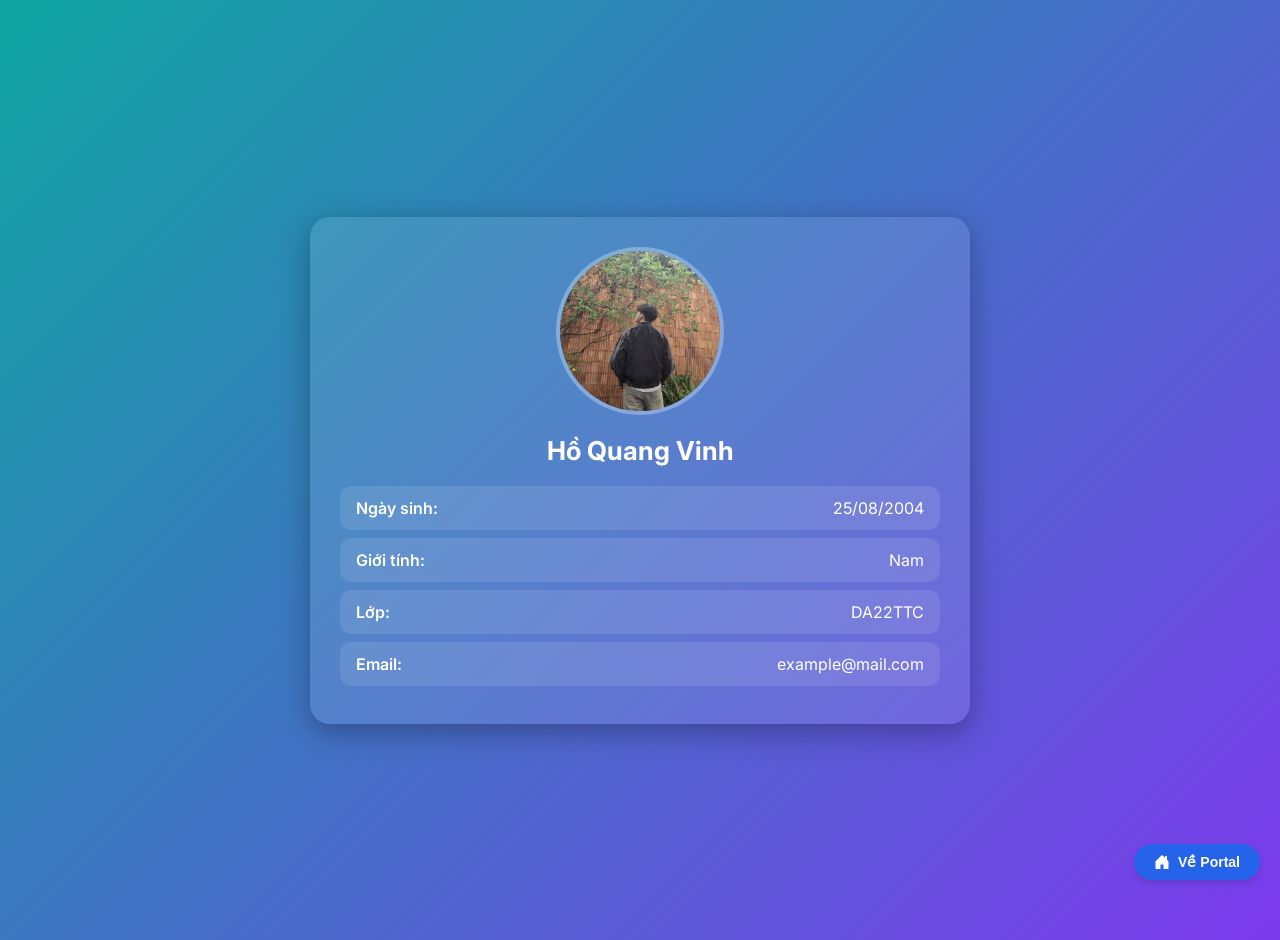
<file: Webme/me.html>
<!doctype html>
<html lang="vi">
<head>
  <meta charset="utf-8" />
  <meta name="viewport" content="width=device-width, initial-scale=1" />
  <title>Giới thiệu bản thân</title>
  <link href="https://fonts.googleapis.com/css2?family=Inter:wght@300;400;600;800&display=swap" rel="stylesheet">
  <style>
    body {
      margin: 0;
      min-height: 100vh;
      background: linear-gradient(135deg, #0ea5a0, #7c3aed);
      color: #fff;
      display: flex;
      align-items: center;
      justify-content: center;
      font-family: 'Inter', sans-serif;
      padding: 20px;
    }
    .card {
      background: rgba(255, 255, 255, 0.1);
      padding: 30px;
      border-radius: 20px;
      max-width: 600px;
      width: 100%;
      box-shadow: 0 8px 30px rgba(0,0,0,0.3);
    }
    .avatar {
      width: 160px;
      height: 160px;
      border-radius: 50%;
      overflow: hidden;
      margin: 0 auto 20px;
      border: 4px solid rgba(255,255,255,0.3);
    }
    .avatar img {
      width: 100%;
      height: 100%;
      object-fit: cover;
    }
    h1 {
      text-align: center;
      margin: 10px 0;
      font-size: 26px;
    }
    .info {
      margin-top: 20px;
    }
    .field {
      background: rgba(255,255,255,0.1);
      margin: 8px 0;
      padding: 12px 16px;
      border-radius: 12px;
      display: flex;
      justify-content: space-between;
    }
    .field label {
      font-weight: 600;
    }
  </style>
</head>
<body>
  <div class="card">
    <div class="avatar">
      <img src="avata.jpg" alt="Avatar" />
    </div>
    <h1>Hồ Quang Vinh</h1>
    <div class="info">
      <div class="field"><label>Ngày sinh:</label> <span>25/08/2004</span></div>
      <div class="field"><label>Giới tính:</label> <span>Nam</span></div>
      <div class="field"><label>Lớp:</label> <span>DA22TTC</span></div>
      <div class="field"><label>Email:</label> <span>example@mail.com</span></div>
    </div>
  </div>

<!-- Nut Quay Lai Trang Chu -->
<a href='../index.html' style='position: fixed; bottom: 20px; right: 20px; background-color: #2563EB; color: white; padding: 10px 20px; border-radius: 50px; text-decoration: none; font-family: sans-serif; font-size: 14px; font-weight: bold; box-shadow: 0 4px 6px rgba(0,0,0,0.1); z-index: 9999; display: flex; align-items: center; gap: 8px;'>
<svg xmlns='http://www.w3.org/2000/svg' width='16' height='16' fill='currentColor' viewBox='0 0 16 16'><path d='M6.5 14.5v-3.505c0-.245.25-.495.5-.495h2c.25 0 .5.25.5.5v3.5a.5.5 0 0 0 .5.5h4a.5.5 0 0 0 .5-.5v-7a.5.5 0 0 0-.146-.354L13 5.793V2.5a.5.5 0 0 0-.5-.5h-1a.5.5 0 0 0-.5.5v1.293L8.354 1.146a.5.5 0 0 0-.708 0l-6 6A.5.5 0 0 0 1.5 7.5v7a.5.5 0 0 0 .5.5h4a.5.5 0 0 0 .5-.5Z'/></svg> Về Portal
</a>
</body>

</html>
</file>
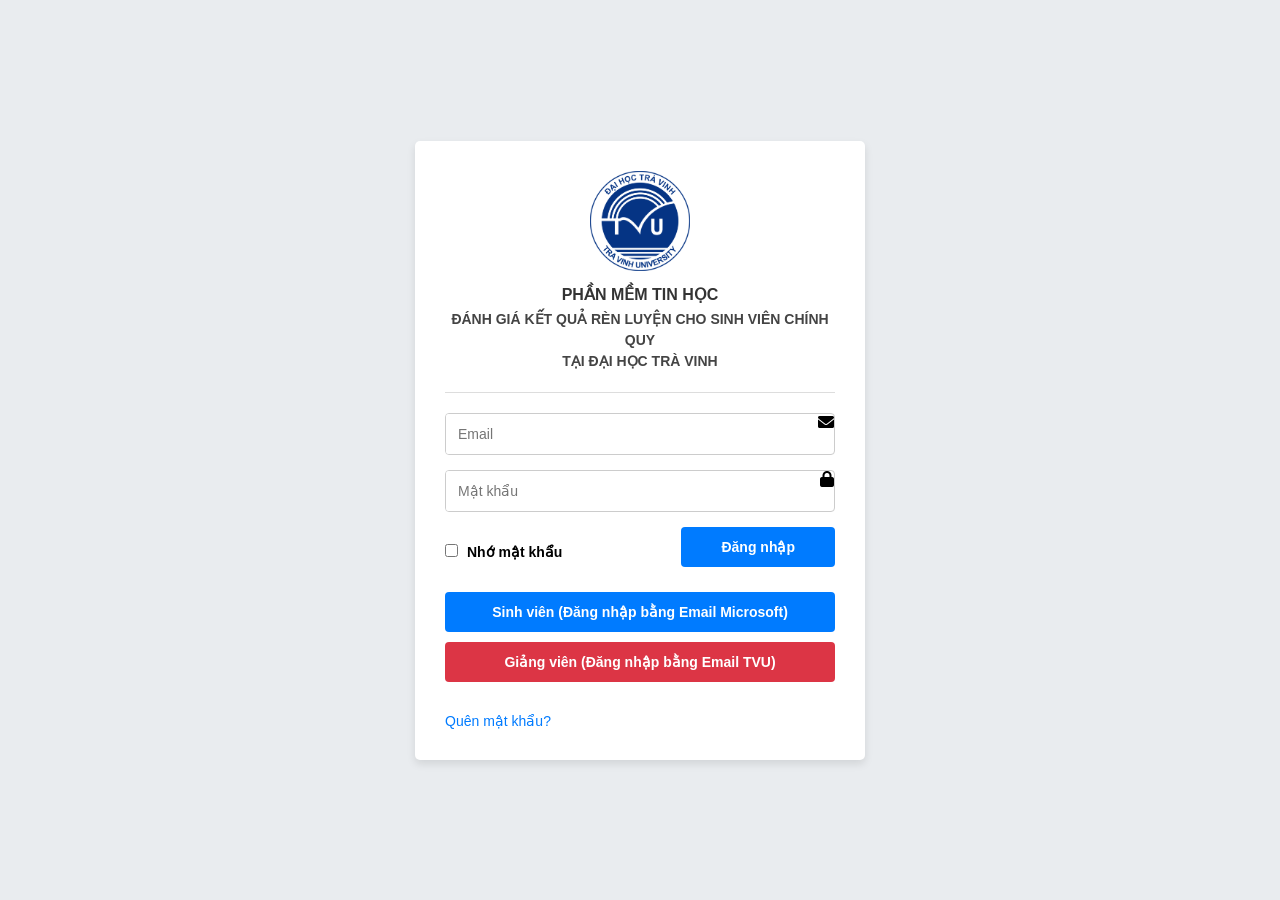
<file: Webme/TVU.html>
<!DOCTYPE html>
<html lang="vi">
<head>
    <meta charset="UTF-8">
    <meta name="viewport" content="width=device-width, initial-scale=1.0">
    <title>Đăng nhập Form - TVU</title>
    <!-- Nhúng file CSS của bạn -->
    <link rel="stylesheet" href="style.css">
    <!-- Nhúng thư viện icon FontAwesome -->
    <link rel="stylesheet" href="https://cdnjs.cloudflare.com/ajax/libs/font-awesome/6.0.0/css/all.min.css">
</head>
<body>

    <div class="login-card">
        <!-- Phần Header: Logo và Tiêu đề -->
        <div class="header-section">
            <img src="../images/TVU-RGB (1).png" alt="Logo TVU" class="logo">
            <h2>PHẦN MỀM TIN HỌC</h2>
            <h3>ĐÁNH GIÁ KẾT QUẢ RÈN LUYỆN CHO SINH VIÊN CHÍNH QUY <br> TẠI ĐẠI HỌC TRÀ VINH</h3>
        </div>

        <!-- Đường kẻ ngang -->
        <hr class="divider">

        <!-- Phần Form nhập liệu -->
        <form action="#" class="login-form">
            <!-- Ô Email -->
            <div class="input-group">
                <input type="text" placeholder="Email" required>
                <div class="icon-box"><i class="fas fa-envelope"></i></div>
            </div>

            <!-- Ô Mật khẩu -->
            <div class="input-group">
                <input type="password" placeholder="Mật khẩu" required>
                <div class="icon-box"><i class="fas fa-lock"></i></div>
            </div>

            <!-- Ghi nhớ & Nút Đăng nhập cơ bản -->
            <div class="row-middle">
                <label class="remember-me">
                    <input type="checkbox"> Nhớ mật khẩu
                </label>
                <button type="submit" class="btn-primary-small">Đăng nhập</button>
            </div>

            <!-- Các nút đăng nhập hệ thống -->
            <button type="button" class="btn-blue">Sinh viên (Đăng nhập bằng Email Microsoft)</button>
            <button type="button" class="btn-red">Giảng viên (Đăng nhập bằng Email TVU)</button>
        </form>

        <!-- Phần Quên mật khẩu -->
        <div class="footer-links">
            <a href="#">Quên mật khẩu?</a>
        </div>
    </div>

</body>
</html>
</file>
<file: web_gtbt/style.css>
/* ========================================
   PORTFOLIO - HỒ QUANG VINH
   Shared Design System
   ======================================== */

/* Google Font */
@import url('https://fonts.googleapis.com/css2?family=Inter:wght@300;400;500;600;700;800;900&display=swap');

/* ---- CSS Variables (Facebook Style) ---- */
:root {
    --primary: #1877F2;
    --primary-light: #4599FF;
    --primary-dark: #1264D4;
    --accent: #42B72A;
    --accent-light: #5BD142;
    --bg-dark: #18191A;
    --bg-card: #242526;
    --bg-card-hover: #3A3B3C;
    --bg-light: #F0F2F5;
    --bg-section-alt: #FFFFFF;
    --text-white: #FFFFFF;
    --text-light: #B0B3B8;
    --text-muted: #65676B;
    --text-dark: #050505;
    --border-subtle: rgba(255,255,255,0.1);
    --glass-bg: rgba(255,255,255,0.05);
    --shadow-sm: 0 1px 2px rgba(0,0,0,0.1);
    --shadow-md: 0 2px 12px rgba(0,0,0,0.1);
    --shadow-lg: 0 8px 30px rgba(0,0,0,0.15);
    --shadow-glow: 0 0 30px rgba(24,119,242,0.15);
    --radius-sm: 8px;
    --radius-md: 12px;
    --radius-lg: 16px;
    --radius-full: 50px;
    --transition: all 0.3s cubic-bezier(0.4, 0, 0.2, 1);
}

/* ---- Reset & Base ---- */
*, *::before, *::after { box-sizing: border-box; }

html {
    scroll-behavior: smooth;
    scroll-padding-top: 80px;
}

body {
    font-family: 'Inter', sans-serif;
    background-color: var(--bg-light);
    color: var(--text-dark);
    margin: 0;
    line-height: 1.7;
    overflow-x: hidden;
}

/* ---- Navbar ---- */
.navbar-portfolio {
    backdrop-filter: blur(20px) saturate(180%);
    -webkit-backdrop-filter: blur(20px) saturate(180%);
    background: rgba(24, 25, 26, 0.95) !important;
    padding: 0.8rem 0;
    transition: var(--transition);
    border-bottom: 1px solid var(--border-subtle);
    z-index: 1050;
}

.navbar-portfolio.scrolled {
    padding: 0.5rem 0;
    box-shadow: 0 4px 30px rgba(0,0,0,0.3);
}

.navbar-portfolio .navbar-brand {
    font-size: 1.5rem;
    font-weight: 800;
    letter-spacing: 1px;
    background: linear-gradient(135deg, var(--primary-light), var(--accent));
    -webkit-background-clip: text;
    -webkit-text-fill-color: transparent;
    background-clip: text;
}

.navbar-portfolio .nav-link {
    font-size: 0.92rem;
    font-weight: 500;
    color: var(--text-light) !important;
    margin-left: 8px;
    padding: 0.5rem 1rem !important;
    border-radius: var(--radius-sm);
    transition: var(--transition);
    position: relative;
    letter-spacing: 0.3px;
}

.navbar-portfolio .nav-link:hover,
.navbar-portfolio .nav-link.active {
    color: var(--text-white) !important;
    background: rgba(24, 119, 242, 0.2);
}

.navbar-portfolio .nav-link.active::before {
    content: '';
    position: absolute;
    bottom: 2px;
    left: 50%;
    transform: translateX(-50%);
    width: 20px;
    height: 3px;
    border-radius: 2px;
    background: linear-gradient(90deg, var(--primary), var(--accent));
}

/* ---- Hero Section ---- */
.hero {
    min-height: 100vh;
    background: linear-gradient(160deg, #18191A 0%, #1B2838 40%, #1A3A5C 100%);
    color: var(--text-white);
    display: flex;
    align-items: center;
    position: relative;
    overflow: hidden;
}

.hero::before {
    content: '';
    position: absolute;
    top: -50%;
    right: -30%;
    width: 800px;
    height: 800px;
    background: radial-gradient(circle, rgba(24,119,242,0.15) 0%, transparent 70%);
    border-radius: 50%;
    animation: float-blob 8s ease-in-out infinite;
}

.hero::after {
    content: '';
    position: absolute;
    bottom: -40%;
    left: -20%;
    width: 600px;
    height: 600px;
    background: radial-gradient(circle, rgba(66,183,42,0.1) 0%, transparent 70%);
    border-radius: 50%;
    animation: float-blob 10s ease-in-out infinite reverse;
}

@keyframes float-blob {
    0%, 100% { transform: translate(0, 0) scale(1); }
    33% { transform: translate(30px, -30px) scale(1.05); }
    66% { transform: translate(-20px, 20px) scale(0.95); }
}

.hero-content {
    position: relative;
    z-index: 2;
}

.avatar {
    width: 160px;
    height: 160px;
    object-fit: cover;
    border-radius: 50%;
    border: 4px solid rgba(24, 119, 242, 0.4);
    transition: var(--transition);
    box-shadow: 0 0 30px rgba(24, 119, 242, 0.2);
}

.avatar:hover {
    transform: scale(1.05);
    border-color: var(--accent);
    box-shadow: 0 0 40px rgba(66, 183, 42, 0.3);
}

.hero-badge {
    display: inline-block;
    padding: 6px 18px;
    border-radius: var(--radius-full);
    background: rgba(24, 119, 242, 0.15);
    border: 1px solid rgba(24, 119, 242, 0.3);
    color: var(--primary-light);
    font-size: 0.85rem;
    font-weight: 500;
    letter-spacing: 0.5px;
    margin-bottom: 1rem;
}

.hero-title {
    font-size: 3.2rem;
    font-weight: 800;
    line-height: 1.15;
    margin-bottom: 1rem;
}

.hero-title .gradient-text {
    background: linear-gradient(135deg, var(--primary-light), var(--accent));
    -webkit-background-clip: text;
    -webkit-text-fill-color: transparent;
    background-clip: text;
}

.hero-subtitle {
    font-size: 1.1rem;
    color: var(--text-light);
    font-weight: 300;
    max-width: 500px;
    margin: 0 auto 2rem;
}

/* ---- Buttons ---- */
.btn-primary-custom {
    background: var(--primary);
    color: white;
    border: none;
    padding: 12px 32px;
    border-radius: var(--radius-full);
    font-weight: 600;
    font-size: 0.95rem;
    transition: var(--transition);
    box-shadow: 0 2px 8px rgba(24, 119, 242, 0.3);
}

.btn-primary-custom:hover {
    transform: translateY(-2px);
    box-shadow: 0 4px 16px rgba(24, 119, 242, 0.4);
    color: white;
    background: var(--primary-dark);
}

.btn-outline-custom {
    background: transparent;
    color: var(--text-light);
    border: 2px solid rgba(255,255,255,0.2);
    padding: 11px 32px;
    border-radius: var(--radius-full);
    font-weight: 600;
    font-size: 0.95rem;
    transition: var(--transition);
}

.btn-outline-custom:hover {
    background: rgba(255,255,255,0.08);
    color: white;
    border-color: rgba(255,255,255,0.4);
    transform: translateY(-2px);
}

/* ---- Scroll Down Arrow ---- */
.scroll-indicator {
    animation: bounce-arrow 2s infinite;
}

@keyframes bounce-arrow {
    0%, 20%, 50%, 80%, 100% { transform: translateY(0); }
    40% { transform: translateY(-8px); }
    60% { transform: translateY(-4px); }
}

/* ---- Page Header (Sub pages) ---- */
.page-header {
    padding: 140px 0 60px;
    background: linear-gradient(160deg, #18191A 0%, #1B2838 50%, #1A3A5C 100%);
    color: white;
    position: relative;
    overflow: hidden;
}

.page-header::before {
    content: '';
    position: absolute;
    top: -200px;
    right: -100px;
    width: 500px;
    height: 500px;
    background: radial-gradient(circle, rgba(24,119,242,0.12) 0%, transparent 70%);
    border-radius: 50%;
}

.page-header h1 {
    font-size: 2.5rem;
    font-weight: 800;
}

.page-header .breadcrumb-text {
    color: var(--text-light);
    font-size: 0.9rem;
}

.page-header .breadcrumb-text a {
    color: var(--primary-light);
    text-decoration: none;
}

/* ---- Section ---- */
.section {
    padding: 80px 0;
}

.section-title {
    font-size: 2rem;
    font-weight: 800;
    margin-bottom: 0.5rem;
    color: var(--text-dark);
}

.section-subtitle {
    color: var(--text-muted);
    font-size: 1rem;
    margin-bottom: 3rem;
}

.section-badge {
    display: inline-block;
    padding: 4px 14px;
    border-radius: var(--radius-full);
    background: rgba(24, 119, 242, 0.1);
    color: var(--primary);
    font-size: 0.8rem;
    font-weight: 600;
    letter-spacing: 1px;
    text-transform: uppercase;
    margin-bottom: 0.8rem;
}

/* ---- Cards ---- */
.card-modern {
    background: white;
    border: 1px solid #E5E7EB;
    border-radius: var(--radius-md);
    padding: 2rem;
    transition: var(--transition);
    position: relative;
    overflow: hidden;
}

.card-modern::before {
    content: '';
    position: absolute;
    top: 0; left: 0;
    width: 100%;
    height: 3px;
    background: linear-gradient(90deg, var(--primary), var(--accent));
    opacity: 0;
    transition: var(--transition);
}

.card-modern:hover {
    transform: translateY(-6px);
    box-shadow: var(--shadow-md);
    border-color: transparent;
}

.card-modern:hover::before {
    opacity: 1;
}

.card-icon {
    width: 56px;
    height: 56px;
    border-radius: var(--radius-sm);
    display: flex;
    align-items: center;
    justify-content: center;
    font-size: 1.5rem;
    margin-bottom: 1.2rem;
    background: rgba(24, 119, 242, 0.08);
    color: var(--primary);
}

.card-icon.accent {
    background: rgba(66, 183, 42, 0.08);
    color: var(--accent);
}

.card-icon.warning {
    background: rgba(255, 183, 77, 0.1);
    color: #FFB74D;
}

/* ---- Project Card ---- */
.project-card {
    background: white;
    border-radius: var(--radius-md);
    overflow: hidden;
    border: 1px solid #E5E7EB;
    transition: var(--transition);
}

.project-card:hover {
    transform: translateY(-8px);
    box-shadow: var(--shadow-lg);
}

.project-card .project-img {
    width: 100%;
    height: 200px;
    object-fit: cover;
    transition: var(--transition);
}

.project-card:hover .project-img {
    transform: scale(1.05);
}

.project-card .project-img-wrapper {
    overflow: hidden;
}

.project-card .project-body {
    padding: 1.5rem;
}

.project-card .project-tag {
    display: inline-block;
    padding: 3px 10px;
    border-radius: var(--radius-full);
    font-size: 0.75rem;
    font-weight: 600;
    background: rgba(108, 99, 255, 0.08);
    color: var(--primary);
    margin-right: 6px;
    margin-bottom: 6px;
}

/* ---- Timeline ---- */
.timeline {
    position: relative;
    padding-left: 40px;
}

.timeline::before {
    content: '';
    position: absolute;
    left: 15px;
    top: 0;
    bottom: 0;
    width: 2px;
    background: linear-gradient(180deg, var(--primary), var(--accent));
    border-radius: 2px;
}

.timeline-item {
    position: relative;
    margin-bottom: 2.5rem;
    padding: 1.5rem;
    background: white;
    border-radius: var(--radius-md);
    border: 1px solid #E5E7EB;
    transition: var(--transition);
}

.timeline-item:hover {
    transform: translateX(6px);
    box-shadow: var(--shadow-md);
}

.timeline-item::before {
    content: '';
    position: absolute;
    left: -33px;
    top: 24px;
    width: 14px;
    height: 14px;
    border-radius: 50%;
    background: var(--primary);
    border: 3px solid var(--bg-light);
    box-shadow: 0 0 0 3px rgba(24,119,242,0.2);
}

.timeline-date {
    display: inline-block;
    padding: 3px 12px;
    border-radius: var(--radius-full);
    background: rgba(108, 99, 255, 0.08);
    color: var(--primary);
    font-size: 0.8rem;
    font-weight: 600;
    margin-bottom: 0.5rem;
}

/* ---- Skills Bar ---- */
.skill-bar {
    margin-bottom: 1.5rem;
}

.skill-bar .skill-name {
    font-weight: 600;
    font-size: 0.9rem;
    margin-bottom: 0.4rem;
    display: flex;
    justify-content: space-between;
}

.skill-bar .bar-outer {
    height: 8px;
    background: #E5E7EB;
    border-radius: 10px;
    overflow: hidden;
}

.skill-bar .bar-inner {
    height: 100%;
    border-radius: 10px;
    background: linear-gradient(90deg, var(--primary), var(--accent));
    transition: width 1.5s ease;
    width: 0;
}

.skill-bar .bar-inner.animated {
    /* width set via inline style */
}

/* ---- Contact Form ---- */
.form-modern .form-control {
    border: 2px solid #E5E7EB;
    border-radius: var(--radius-sm);
    padding: 14px 18px;
    font-size: 0.95rem;
    transition: var(--transition);
    background: white;
}

.form-modern .form-control:focus {
    border-color: var(--primary);
    box-shadow: 0 0 0 4px rgba(24, 119, 242, 0.1);
}

.form-modern .form-label {
    font-weight: 600;
    font-size: 0.85rem;
    color: var(--text-dark);
    margin-bottom: 0.4rem;
}

/* ---- Blog Card ---- */
.blog-card {
    background: white;
    border-radius: var(--radius-md);
    overflow: hidden;
    border: 1px solid #E5E7EB;
    transition: var(--transition);
}

.blog-card:hover {
    transform: translateY(-6px);
    box-shadow: var(--shadow-md);
}

.blog-card .blog-body {
    padding: 1.5rem;
}

.blog-card .blog-category {
    display: inline-block;
    padding: 3px 10px;
    border-radius: var(--radius-full);
    font-size: 0.75rem;
    font-weight: 600;
    background: rgba(108, 99, 255, 0.08);
    color: var(--primary);
    margin-bottom: 0.8rem;
}

.blog-card .blog-title {
    font-size: 1.1rem;
    font-weight: 700;
    margin-bottom: 0.5rem;
}

.blog-card .blog-meta {
    font-size: 0.8rem;
    color: var(--text-muted);
}

/* ---- Contact Info Card ---- */
.contact-info-card {
    display: flex;
    align-items: center;
    gap: 1rem;
    padding: 1.2rem 1.5rem;
    background: white;
    border-radius: var(--radius-md);
    border: 1px solid #E5E7EB;
    transition: var(--transition);
    margin-bottom: 1rem;
}

.contact-info-card:hover {
    transform: translateX(6px);
    box-shadow: var(--shadow-sm);
    border-color: var(--primary);
}

.contact-info-card .icon-box {
    width: 48px;
    height: 48px;
    border-radius: var(--radius-sm);
    display: flex;
    align-items: center;
    justify-content: center;
    font-size: 1.2rem;
    background: rgba(108, 99, 255, 0.08);
    color: var(--primary);
    flex-shrink: 0;
}

/* ---- Social Links ---- */
.social-links a {
    display: inline-flex;
    align-items: center;
    justify-content: center;
    width: 44px;
    height: 44px;
    border-radius: 50%;
    background: rgba(255,255,255,0.06);
    color: var(--text-light);
    font-size: 1.1rem;
    transition: var(--transition);
    margin: 0 4px;
    border: 1px solid var(--border-subtle);
}

.social-links a:hover {
    background: var(--primary);
    color: white;
    transform: translateY(-3px);
    box-shadow: 0 4px 12px rgba(24, 119, 242, 0.4);
}

/* ---- Footer ---- */
.footer-portfolio {
    background: var(--bg-dark);
    color: var(--text-light);
    padding: 3rem 0 1.5rem;
    border-top: 1px solid var(--border-subtle);
}

.footer-portfolio .footer-brand {
    font-size: 1.3rem;
    font-weight: 800;
    background: linear-gradient(135deg, var(--primary-light), var(--accent));
    -webkit-background-clip: text;
    -webkit-text-fill-color: transparent;
    background-clip: text;
    margin-bottom: 0.5rem;
}

.footer-portfolio .footer-text {
    font-size: 0.85rem;
    color: var(--text-muted);
}

.footer-portfolio .footer-divider {
    border-color: var(--border-subtle);
    margin: 1.5rem 0;
}

/* ---- Fade-in Animation ---- */
.fade-up {
    opacity: 0;
    transform: translateY(30px);
    transition: opacity 0.7s ease, transform 0.7s ease;
}

.fade-up.visible {
    opacity: 1;
    transform: translateY(0);
}

/* ---- Stats ---- */
.stat-number {
    font-size: 2.5rem;
    font-weight: 800;
    background: linear-gradient(135deg, var(--primary), var(--accent));
    -webkit-background-clip: text;
    -webkit-text-fill-color: transparent;
    background-clip: text;
    line-height: 1;
}

.stat-label {
    font-size: 0.85rem;
    color: var(--text-muted);
    font-weight: 500;
    margin-top: 0.3rem;
}

/* ---- Responsive ---- */
@media (max-width: 768px) {
    .hero-title { font-size: 2.2rem; }
    .hero-subtitle { font-size: 0.95rem; }
    .avatar { width: 120px; height: 120px; }
    .section { padding: 60px 0; }
    .page-header { padding: 120px 0 40px; }
    .page-header h1 { font-size: 1.8rem; }
    .section-title { font-size: 1.6rem; }
    .navbar-portfolio .nav-link { margin-left: 0; }
    .stat-number { font-size: 2rem; }
}

@media (max-width: 576px) {
    .hero-title { font-size: 1.8rem; }
    .timeline { padding-left: 30px; }
    .timeline::before { left: 10px; }
    .timeline-item::before { left: -28px; }
}
</file>
<file: Webme/style-dangky.css>
/* Xóa cách lề mặc định, cài font cho toàn bộ trang */
* {
    box-sizing: border-box;
    margin: 0;
    padding: 0;
    font-family: Arial, sans-serif;
}

body {
    background-color: #f1f3f5; /* Nền xám nhạt */
    display: flex;
    justify-content: center;
    align-items: center;
    min-height: 100vh;
    padding: 20px;
}

/* Khung form chính */
.register-card {
    background-color: #fff;
    width: 650px;
    border-radius: 10px;
    /* Dùng overflow: hidden để khi bo góc, phần màu xanh bên trong không bị lòi ra */
    overflow: hidden; 
    box-shadow: 0 4px 8px rgba(0,0,0,0.1);
}

/* Header màu xanh lá */
.card-header {
    background-color: #8bb34b; /* Màu xanh lá giống trong hình */
    color: black;
    text-align: center;
    padding: 20px;
}
.card-header h2 {
    font-size: 26px;
    font-weight: bold;
}

.card-body {
    padding: 30px;
}

/* Từng dòng trong form */
.form-group {
    display: flex;
    margin-bottom: 20px;
    align-items: center;
}
.form-group label {
    width: 150px; /* Cố định độ rộng cho nhãn dãn bên trái */
    font-size: 15px;
    color: #000;
}

/* Canh chỉnh các ô nhập liệu: Ẩn viền, chỉ giữ viền dưới */
.form-group input[type="text"],
.form-group input[type="date"],
.form-group input[type="email"],
.form-group select,
.file-input {
    flex: 1; /* Cho ô nhập bên phải chiếm hết diện tích còn lại */
    padding: 5px 0;
    border: none;
    border-bottom: 1px solid #555; /* Đường viền đen ở dưới */
    outline: none;
    font-size: 14px;
    background: transparent;
}

/* Radio và Checkbox xếp ngang */
.radio-group, .checkbox-group {
    flex: 1;
    display: flex;
    gap: 15px; /* Khoảng cách giữa các mục Option */
}
.radio-group label, .checkbox-group label {
    width: auto; /* Trả lại width mặc định cho label bên trong */
    font-size: 14px;
    cursor: pointer;
}

/* Phần ô "Mô tả sơ lược" đặt label ở trên, khung textarea bên dưới */
.form-group-textarea {
    margin-bottom: 20px;
}
.form-group-textarea label {
    font-size: 15px;
    color: #000;
    display: block; 
    margin-bottom: 10px;
}
.form-group-textarea textarea {
    width: 100%;
    border: 1px solid #555; 
    padding: 10px;
    outline: none;
    font-size: 14px;
    resize: vertical;
}

/* Hai nút phía dưới */
.button-group {
    text-align: center;
    margin-top: 30px;
}
.button-group button {
    background-color: #8bb34b;
    color: black;
    border: 1px solid #333;
    padding: 10px 25px;
    font-size: 15px;
    font-weight: bold;
    cursor: pointer;
    margin: 0 10px; /* Cách hai nút ra xa nhau một chút */
    box-shadow: 2px 2px 5px rgba(0,0,0,0.2); 
}
.button-group button:hover {
    background-color: #7a9c3e;
}
</file>
<file: Webme/style.css>
* {
    box-sizing: border-box;
    margin: 0;
    padding: 0;
    font-family: Arial, sans-serif;
}
body {
    background-color: #e9ecef; /* Màu nền xám nhạt */
    display: flex;
    justify-content: center;
    align-items: center;
    height: 100vh; /* Chiều cao bằng 100% màn hình */
}

/* Thẻ Form bao bọc toàn bộ */
.login-card {
    background-color: #fff;
    width: 450px;
    border-radius: 5px;
    box-shadow: 0 4px 8px rgba(0,0,0,0.1);
    padding: 30px;
}
/* --- PHẦN HEADER --- */
.header-section {
    text-align: center;
    margin-bottom: 20px;
}
.logo {
    width: 100px; /* Tùy chỉnh kích thước logo */
    margin-bottom: 10px;
}
.header-section h2 {
    font-size: 16px;
    color: #333;
    font-weight: bold;
    margin-bottom: 5px;
}
.header-section h3 {
    font-size: 14px;
    color: #444;
    font-weight: bold;
    line-height: 1.5;
}
/* Đường kẻ */
.divider {
    border: 0;
    border-top: 1px solid #ddd;
    margin-bottom: 20px;
}
/* --- PHẦN INPUT --- */
.input-group {
    display: flex;
    margin-bottom: 15px;
    border: 1px solid #ccc;
    border-radius: 4px;
    overflow: hidden;
}
.input-group input {
    flex: 1;
    padding: 12px;
    border: none;
    outline: none;
    font-size: 14px;
}
icon-box {
    background-color: #e9ecef;
    border-left: 1px solid #ccc;
    padding: 12px 15px;
    color: #555;
    display: flex;
    align-items: center;
    justify-content: center;
}
/* --- PHẦN NÚT VÀ GHI NHỚ --- */
.row-middle {
    display: flex;
    justify-content: space-between;
    align-items: center;
    margin-bottom: 15px;
}
.remember-me {
    font-size: 14px;
    font-weight: bold;
    cursor: pointer;
}
.remember-me input {
    margin-right: 5px;
}
/* --- PHẦN NÚT VÀ GHI NHỚ --- */
.row-middle {
    display: flex;
    justify-content: space-between;
    align-items: center;
    margin-bottom: 15px;
}
.remember-me {
    font-size: 14px;
    font-weight: bold;
    cursor: pointer;
}
.remember-me input {
    margin-right: 5px;
}
/* Định dạng cơ bản cho các nút */
button {
    cursor: pointer;
    border: none;
    border-radius: 4px;
    color: white;
    font-size: 14px;
    padding: 10px;
    width: 100%;
    margin-bottom: 10px;
    font-weight: bold;
}
.btn-primary-small {
    background-color: #007bff;
    width: auto;
    padding: 12px 40px;
}
.btn-primary-small:hover { background-color: #0056b3; }

.btn-blue {
    background-color: #007bff;
    padding: 12px;
}
.btn-blue:hover { background-color: #0056b3; }

.btn-red {
    background-color: #dc3545;
    padding: 12px;
}
.btn-red:hover { background-color: #c82333; }
/* --- PHẦN CHÂN TRANG --- */
.footer-links {
    margin-top: 20px;
    text-align: left;
}
.footer-links a {
    color: #007bff;
    text-decoration: none;
    font-size: 14px;
}
.footer-links a:hover {
    text-decoration: underline;
}
</file>
